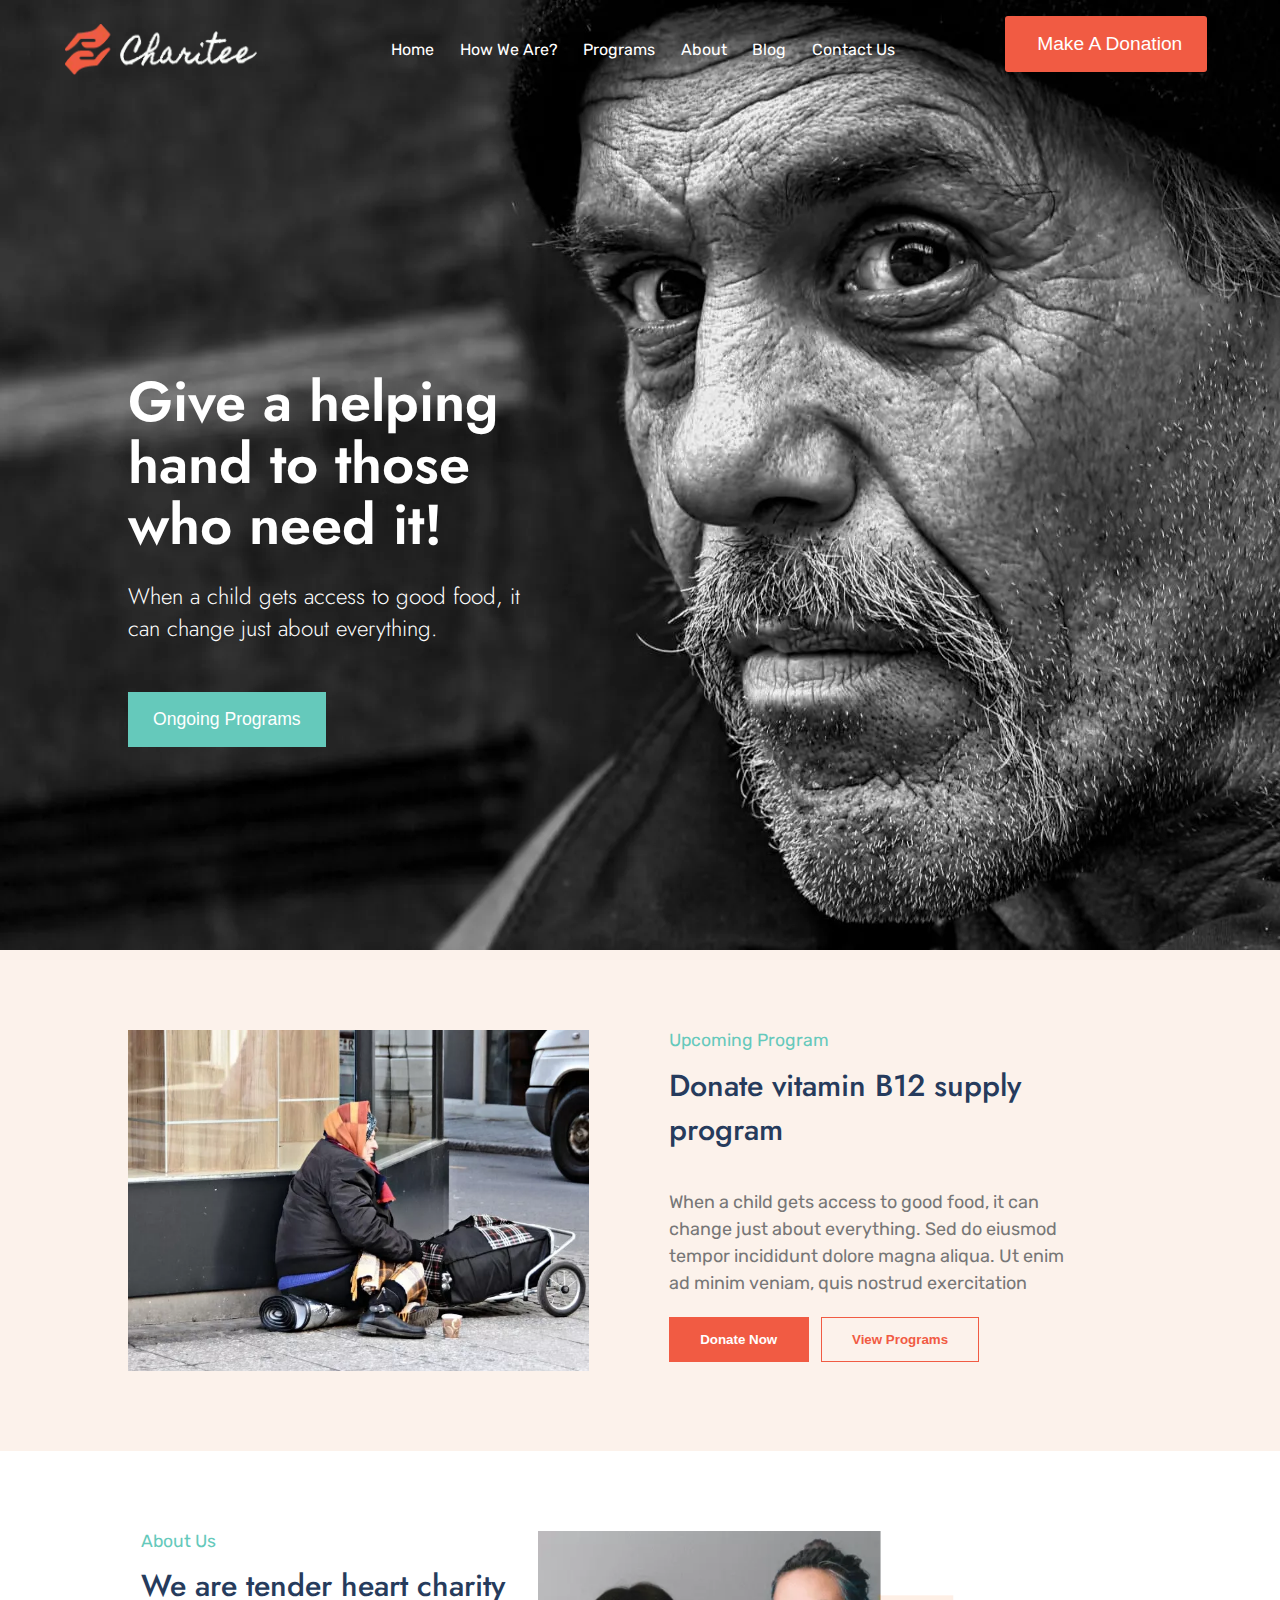
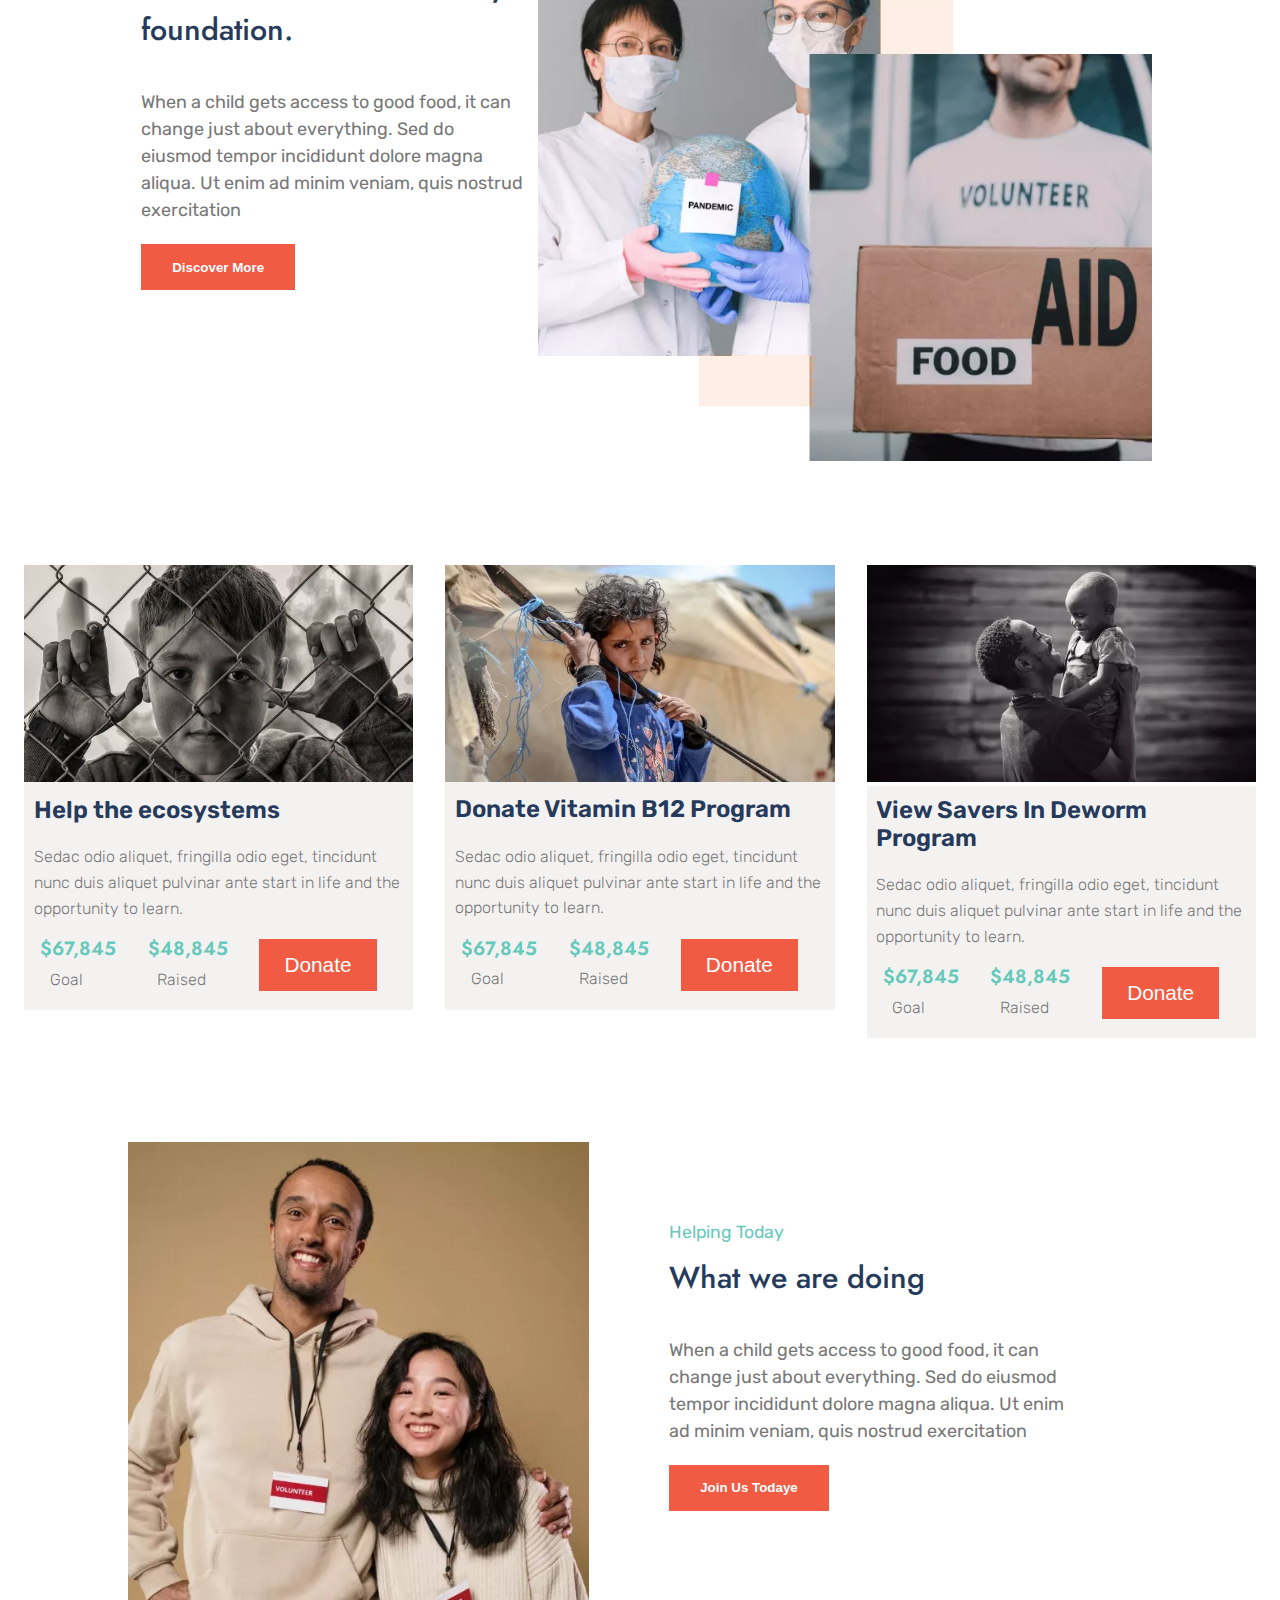
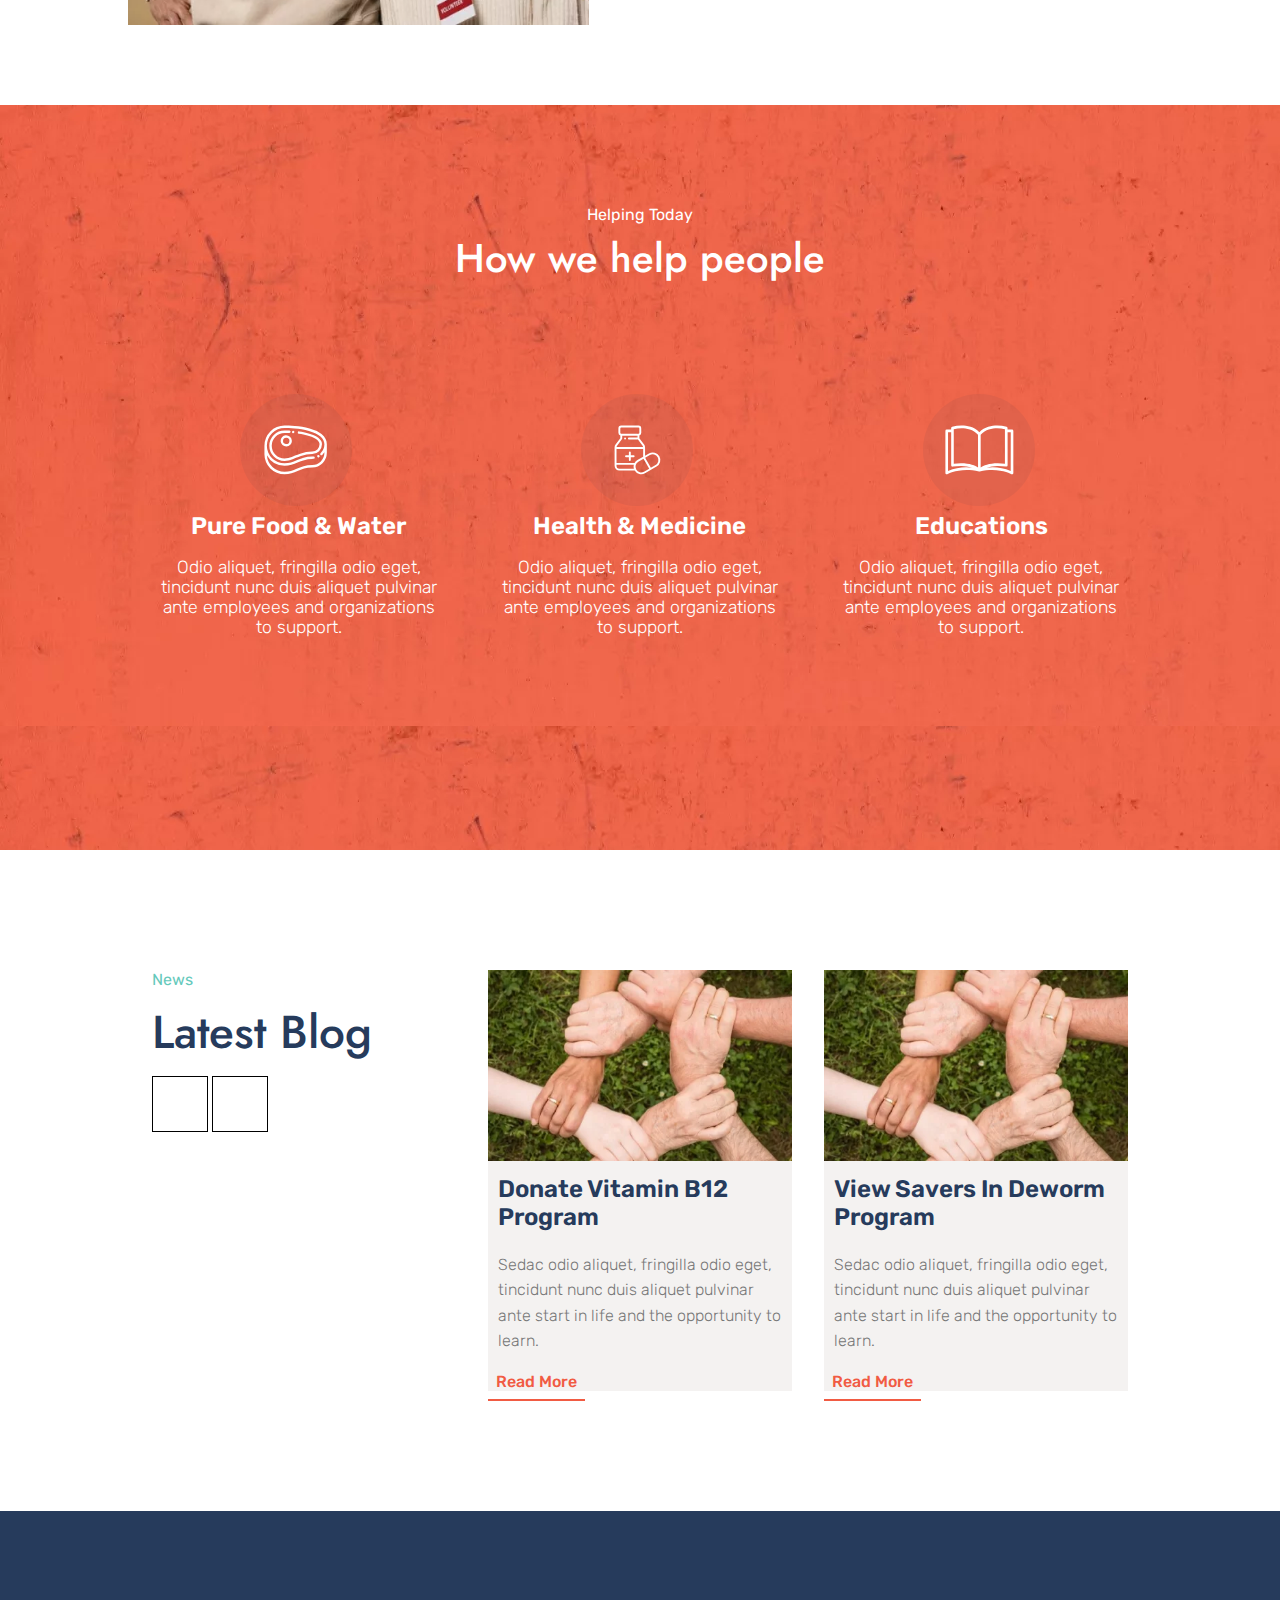
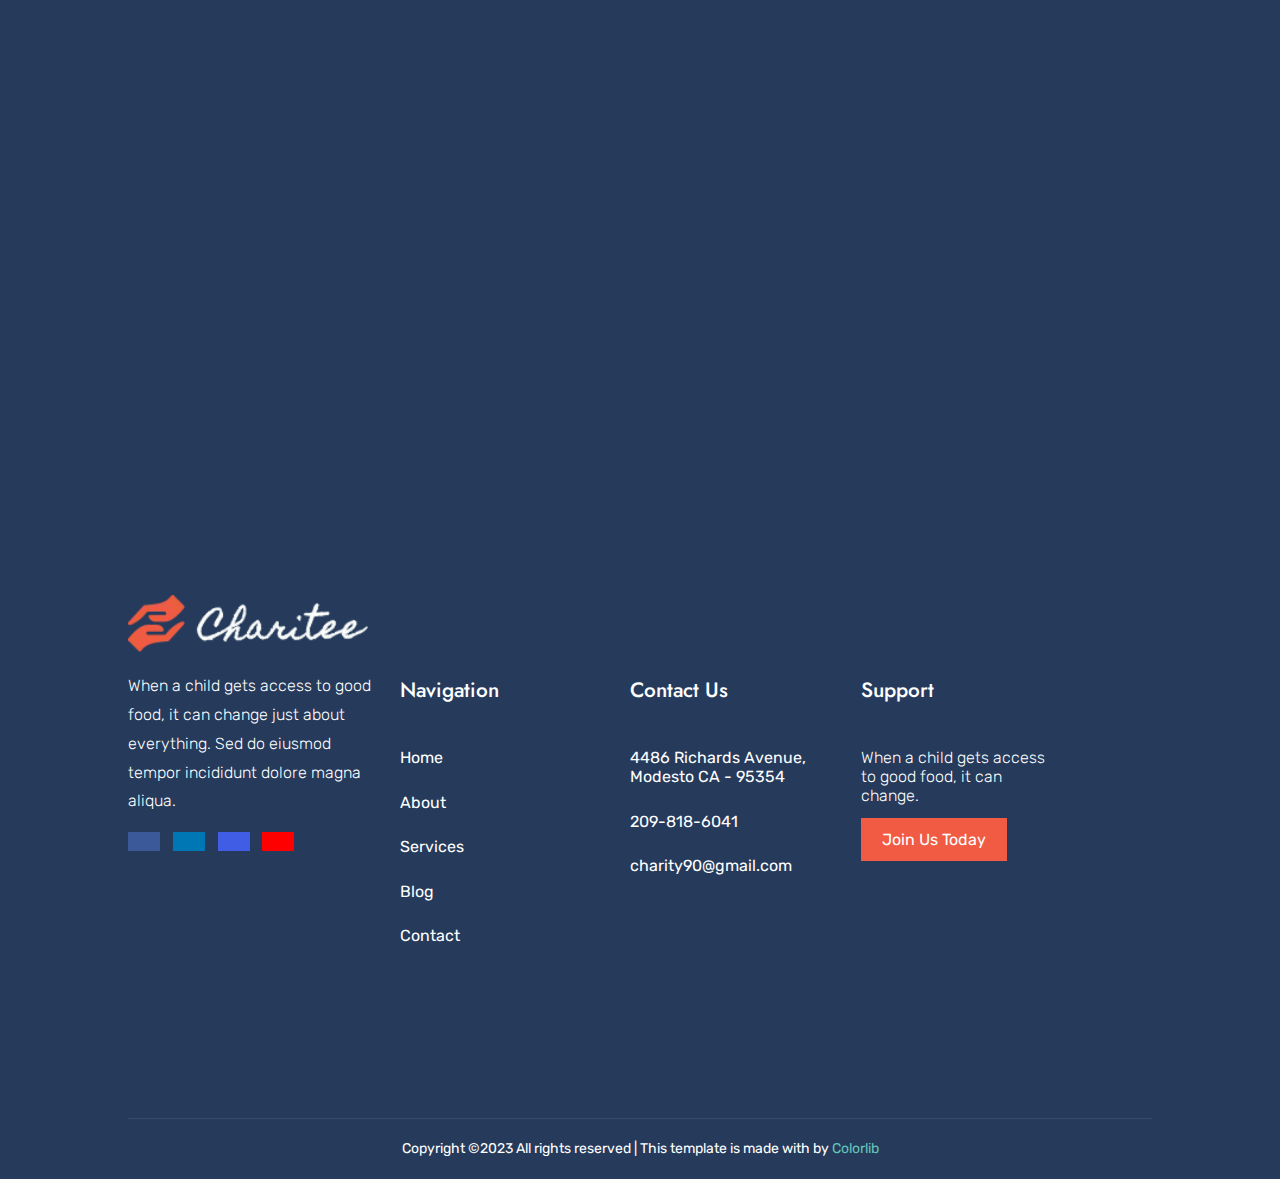
<file: index.html>
<!DOCTYPE html>
<html lang="en">
  <head>
    <meta charset="UTF-8" />
    <meta name="viewport" content="width=device-width, initial-scale=1.0" />
    <title>Document</title>
    <link rel="stylesheet" href="./css/style.css" />
    <link
      rel="stylesheet"
      href="https://cdnjs.cloudflare.com/ajax/libs/font-awesome/6.4.2/css/all.min.css"
      integrity="sha512-z3gLpd7yknf1YoNbCzqRKc4qyor8gaKU1qmn+CShxbuBusANI9QpRohGBreCFkKxLhei6S9CQXFEbbKuqLg0DA=="
      crossorigin="anonymous"
      referrerpolicy="no-referrer"
    />
    <link rel="preconnect" href="https://fonts.googleapis.com" />
    <link rel="preconnect" href="https://fonts.gstatic.com" crossorigin />
    <link
      href="https://fonts.googleapis.com/css2?family=Rubik:wght@300;400;500&display=swap"
      rel="stylesheet"
    />
    <link rel="preconnect" href="https://fonts.googleapis.com" />
    <link rel="preconnect" href="https://fonts.gstatic.com" crossorigin />
    <link rel="preconnect" href="https://fonts.googleapis.com" />
    <link rel="preconnect" href="https://fonts.gstatic.com" crossorigin />
    <link
      href="https://fonts.googleapis.com/css2?family=Jost:wght@400;500;600;700&display=swap"
      rel="stylesheet"
    />
  </head>
  <body>
    <section class="landing">
      <nav class="nav-bar">
        <div class="img">
          <a href="#"><img src="./img/logo.png" alt="" /></a>
        </div>
        <div class="nav-item">
          <ul>
            <li><a href="./index.html">Home</a></li>
            <li><a href="./How We Are.html">How We Are?</a></li>
            <li><a href="./Programs.html">Programs</a></li>
            <li><a href="./About.html">About</a></li>
            <li><a href="./Blog.html">Blog</a></li>
            <li><a href="./Contact Us.html">Contact Us</a></li>
          </ul>
        </div>
        <div class="nav-btn">
          <button>
            <span><i class="fa-solid fa-heart" style="color: #ffffff"></i></span
            >Make A Donation
          </button>
        </div>
      </nav>
      <div class="contaner">
        <div class="non-bar">
          <button>
            MENU
            <span><i class="fa-solid fa-bars" style="color: #ffffff"></i></span>
          </button>
        </div>
      </div>
      <div class="row text-row">
        <div class="contaner">
          <div class="col">
            <h1>Give a helping hand to those who need it!</h1>
            <p>
              When a child gets access to good food, it can change just about
              everything.
            </p>
            <button><a href="#programs">Ongoing Programs</a></button>
          </div>
        </div>
      </div>
    </section>
    <!--  -->
    <section class="up">
      <div class="contaner">
        <div class="row">
          <div class="col-one">
            <img src="./img/main/one.png" alt="" />
          </div>
          <div class="col-text">
            <span>Upcoming Program</span>
            <h2>Donate vitamin B12 supply program</h2>
            <p>
              When a child gets access to good food, it can change just about
              everything. Sed do eiusmod tempor incididunt dolore magna aliqua.
              Ut enim ad minim veniam, quis nostrud exercitation
            </p>
            <button class="btn-one"><a href="#">Donate Now</a></button>
            <button class="btn-two"><a href="#">View Programs</a></button>
          </div>
        </div>
      </div>
    </section>
    <!--  -->
    <section class="about-us">
      <div class="contaner">
        <div class="row">
          <div class="col-text">
            <span>About Us</span>
            <h2>We are tender heart charity foundation.</h2>
            <p>
              When a child gets access to good food, it can change just about
              everything. Sed do eiusmod tempor incididunt dolore magna aliqua.
              Ut enim ad minim veniam, quis nostrud exercitation
            </p>
            <button class="btn-one"><a href="#">Discover More</a></button>
          </div>
          <div class="col-one">
            <img src="./img/main/two.png" alt="" />
          </div>
        </div>
      </div>
    </section>
    <!--  -->
    <section class="sli">
      <div class="row">
        <div class="col">
          <div class="card">
            <div class="text">
              <img src="./img/main/ul/one.png" alt="" />
              <h3>
                <a href="#">Help the ecosystems</a>
              </h3>
              <p>
                Sedac odio aliquet, fringilla odio eget, tincidunt nunc duis
                aliquet pulvinar ante start in life and the opportunity to
                learn.
              </p>
              <div class="price">
                <div class="s-t">
                  <span>$67,845</span>
                  <p>Goal</p>
                </div>
                <div class="s-t">
                  <span>$48,845</span>
                  <p>Raised</p>
                </div>
                <div class="s-b">
                  <button><a href="#">Donate</a></button>
                </div>
              </div>
            </div>
          </div>
        </div>
        <div class="col">
          <div class="card">
            <div class="text">
              <img src="./img/main/ul/two.png" alt="" />
              <h3>
                <a href="#">Donate Vitamin B12 Program</a>
              </h3>
              <p>
                Sedac odio aliquet, fringilla odio eget, tincidunt nunc duis
                aliquet pulvinar ante start in life and the opportunity to
                learn.
              </p>
              <div class="price">
                <div class="s-t">
                  <span>$67,845</span>
                  <p>Goal</p>
                </div>
                <div class="s-t">
                  <span>$48,845</span>
                  <p>Raised</p>
                </div>
                <div class="s-b">
                  <button><a href="#">Donate</a></button>
                </div>
              </div>
            </div>
          </div>
        </div>
        <div class="col">
          <div class="card">
            <img src="./img/main/ul/three.png" alt="" />
            <div class="text">
              <h3>
                <a href="#">View Savers In Deworm Program</a>
              </h3>
              <p>
                Sedac odio aliquet, fringilla odio eget, tincidunt nunc duis
                aliquet pulvinar ante start in life and the opportunity to
                learn.
              </p>
              <div class="price">
                <div class="s-t">
                  <span>$67,845</span>
                  <p>Goal</p>
                </div>
                <div class="s-t">
                  <span>$48,845</span>
                  <p>Raised</p>
                </div>
                <div class="s-b">
                  <button><a href="#">Donate</a></button>
                </div>
              </div>
            </div>
          </div>
        </div>
      </div>
    </section>
    <!--  -->
    <section class="three">
      <div class="contaner">
        <div class="row">
          <div class="col-one">
            <img src="./img/main/three.png" alt="" />
          </div>
          <div class="col-text">
            <span>Helping Today </span>
            <h2>What we are doing</h2>
            <p>
              When a child gets access to good food, it can change just about
              everything. Sed do eiusmod tempor incididunt dolore magna aliqua.
              Ut enim ad minim veniam, quis nostrud exercitation
            </p>
            <button class="btn-one"><a href="#">Join Us Todaye</a></button>
          </div>
        </div>
      </div>
    </section>
    <!--  -->
    <section class="today">
      <div class="contaner">
        <div class="to-main">
          <div class="to-text">
            <h5>Helping Today</h5>
            <h2>How we help people</h2>
          </div>
          <div class="row">
            <div class="col">
              <div class="svg">
                <img src="./img/svg/svgexport-1.svg" alt="" />
              </div>
              <div class="s-text">
                <h5><a href="#">Pure Food & Water</a></h5>
                <p>
                  Odio aliquet, fringilla odio eget, tincidunt nunc duis aliquet
                  pulvinar ante employees and organizations to support.
                </p>
              </div>
            </div>
            <div class="col">
              <div class="svg">
                <img src="./img/svg/svgexport-2.svg" alt="" />
              </div>
              <div class="s-text">
                <h5><a href="#">Health & Medicine</a></h5>
                <p>
                  Odio aliquet, fringilla odio eget, tincidunt nunc duis aliquet
                  pulvinar ante employees and organizations to support.
                </p>
              </div>
            </div>
            <div class="col">
              <div class="svg">
                <img src="./img/svg/svgexport-3.svg" alt="" />
              </div>
              <div class="s-text">
                <h5><a href="#">Educations</a></h5>
                <p>
                  Odio aliquet, fringilla odio eget, tincidunt nunc duis aliquet
                  pulvinar ante employees and organizations to support.
                </p>
              </div>
            </div>
          </div>
        </div>
      </div>
    </section>
    <!--  -->
    <section class="sli pic-slider">
      <div class="contaner">
        <div class="row">
          <div class="col click">
            <div class="card">
              <div class="text-one">
                <span>News</span>
                <h2>Latest Blog</h2>
                <button class="right">
                  <i class="fa-solid fa-chevron-left"></i>
                </button>
                <button class="left">
                  <i class="fa-solid fa-chevron-right"></i>
                </button>
              </div>
            </div>
          </div>
          <div class="col ll">
            <div class="card">
              <div class="text">
                <img src="./img/main/slider.png" alt="" />
                <h3>
                  <a href="#">Donate Vitamin B12 Program</a>
                </h3>
                <p>
                  Sedac odio aliquet, fringilla odio eget, tincidunt nunc duis
                  aliquet pulvinar ante start in life and the opportunity to
                  learn.
                </p>
                <a class="a" href="#">Read More</a>
              </div>
            </div>
          </div>
          <div class="col ll">
            <div class="card">
              <div class="text">
                <img src="./img/main/slider.png" alt="" />
                <h3>
                  <a href="#">View Savers In Deworm Program</a>
                </h3>
                <p>
                  Sedac odio aliquet, fringilla odio eget, tincidunt nunc duis
                  aliquet pulvinar ante start in life and the opportunity to
                  learn.
                </p>
                <a class="a" href="#">Read More</a>
              </div>
            </div>
          </div>
        </div>
      </div>
    </section>
    <!--  -->
    <footer>
      <iframe
        src="https://www.google.com/maps/embed?pb=!1m14!1m8!1m3!1d7220.6108808641875!2d55.275392!3d25.19292!3m2!1i1024!2i768!4f13.1!3m3!1m2!1s0x3e5f43348a67e24b%3A0xff45e502e1ceb7e2!2sBurj%20Khalifa!5e0!3m2!1sen!2sbd!4v1695070526004!5m2!1sen!2sbd"
        width="100%"
        height="600"
        style="border: 0"
        allowfullscreen=""
        loading="lazy"
        referrerpolicy="no-referrer-when-downgrade"
      ></iframe>
      <div class="contaner">
        <div class="row">
          <div class="col c-f">
            <div class="card">
              <div class="img">
                <a href="./index.html"><img src="./img/logo.png" alt="" /></a>
              </div>
              <p>
                When a child gets access to good food, it can change just about
                everything. Sed do eiusmod tempor incididunt dolore magna
                aliqua.
              </p>
              <ul class="ul">
                <li class="fa">
                  <a href="#">
                    <i class="fa-brands fa-facebook" style="color: #ffffff"></i>
                  </a>
                </li>
                <li class="li">
                  <a href="#"
                    ><i
                      class="fa-brands fa-linkedin-in"
                      style="color: #ffffff"
                    ></i
                  ></a>
                </li>
                <li class="in">
                  <a href="#">
                    <i
                      class="fa-brands fa-instagram"
                      style="color: #ffffff"
                    ></i>
                  </a>
                </li>
                <li class="yo">
                  <a href="#">
                    <i class="fa-brands fa-youtube" style="color: #ffffff"></i>
                  </a>
                </li>
              </ul>
            </div>
          </div>
          <div class="row">
            <div class="col col-s">
              <div class="col-2">
                <h4>Navigation</h4>
                <ul>
                  <li><a href="#">Home</a></li>
                  <li><a href="#">About</a></li>
                  <li><a href="#">Services</a></li>
                  <li><a href="#">Blog</a></li>
                  <li><a href="#">Contact</a></li>
                </ul>
              </div>
            </div>
            <div class="col col-ss">
              <div class="col-2">
                <h4>Contact Us</h4>
                <ul>
                  <li>
                    <a href="#">4486 Richards Avenue, Modesto CA - 95354</a>
                  </li>
                  <li><a href="#">209-818-6041</a></li>
                  <li><a href="#">charity90@gmail.com</a></li>
                </ul>
              </div>
            </div>
            <div class="col c-e">
              <div class="col-2">
                <h4>Support</h4>
                <ul>
                  <li class="def">
                    When a child gets access to good food, it can change.
                  </li>
                  <li class="a"><a href="#">Join Us Today</a></li>
                </ul>
              </div>
            </div>
          </div>
        </div>
        <div class="fo-text">
          <p class="f-p">
            Copyright ©2023 All rights reserved | This template is made with
            <i class="fa-solid fa-heart" style="color: #63c6b8"></i> by
            <a href="#">Colorlib</a>
          </p>
        </div>
      </div>
    </footer>
  </body>
</html>
</file>
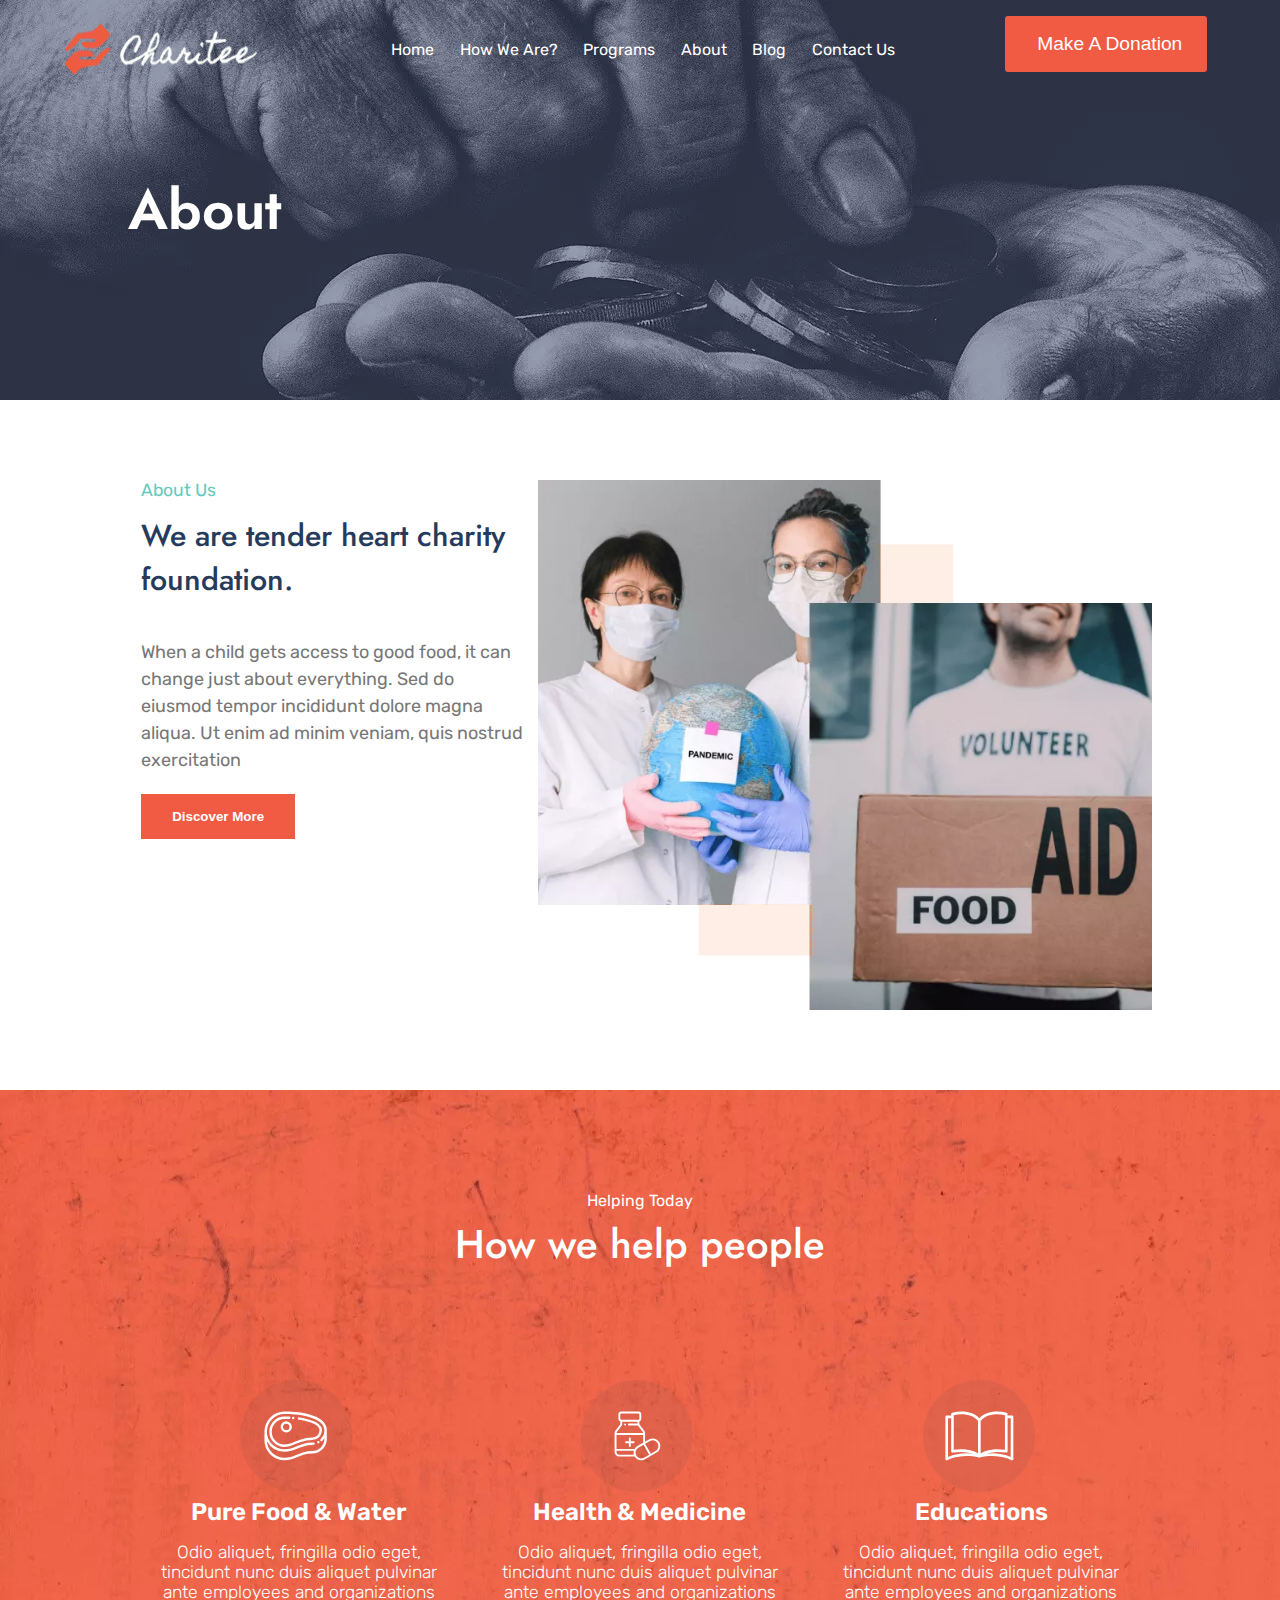
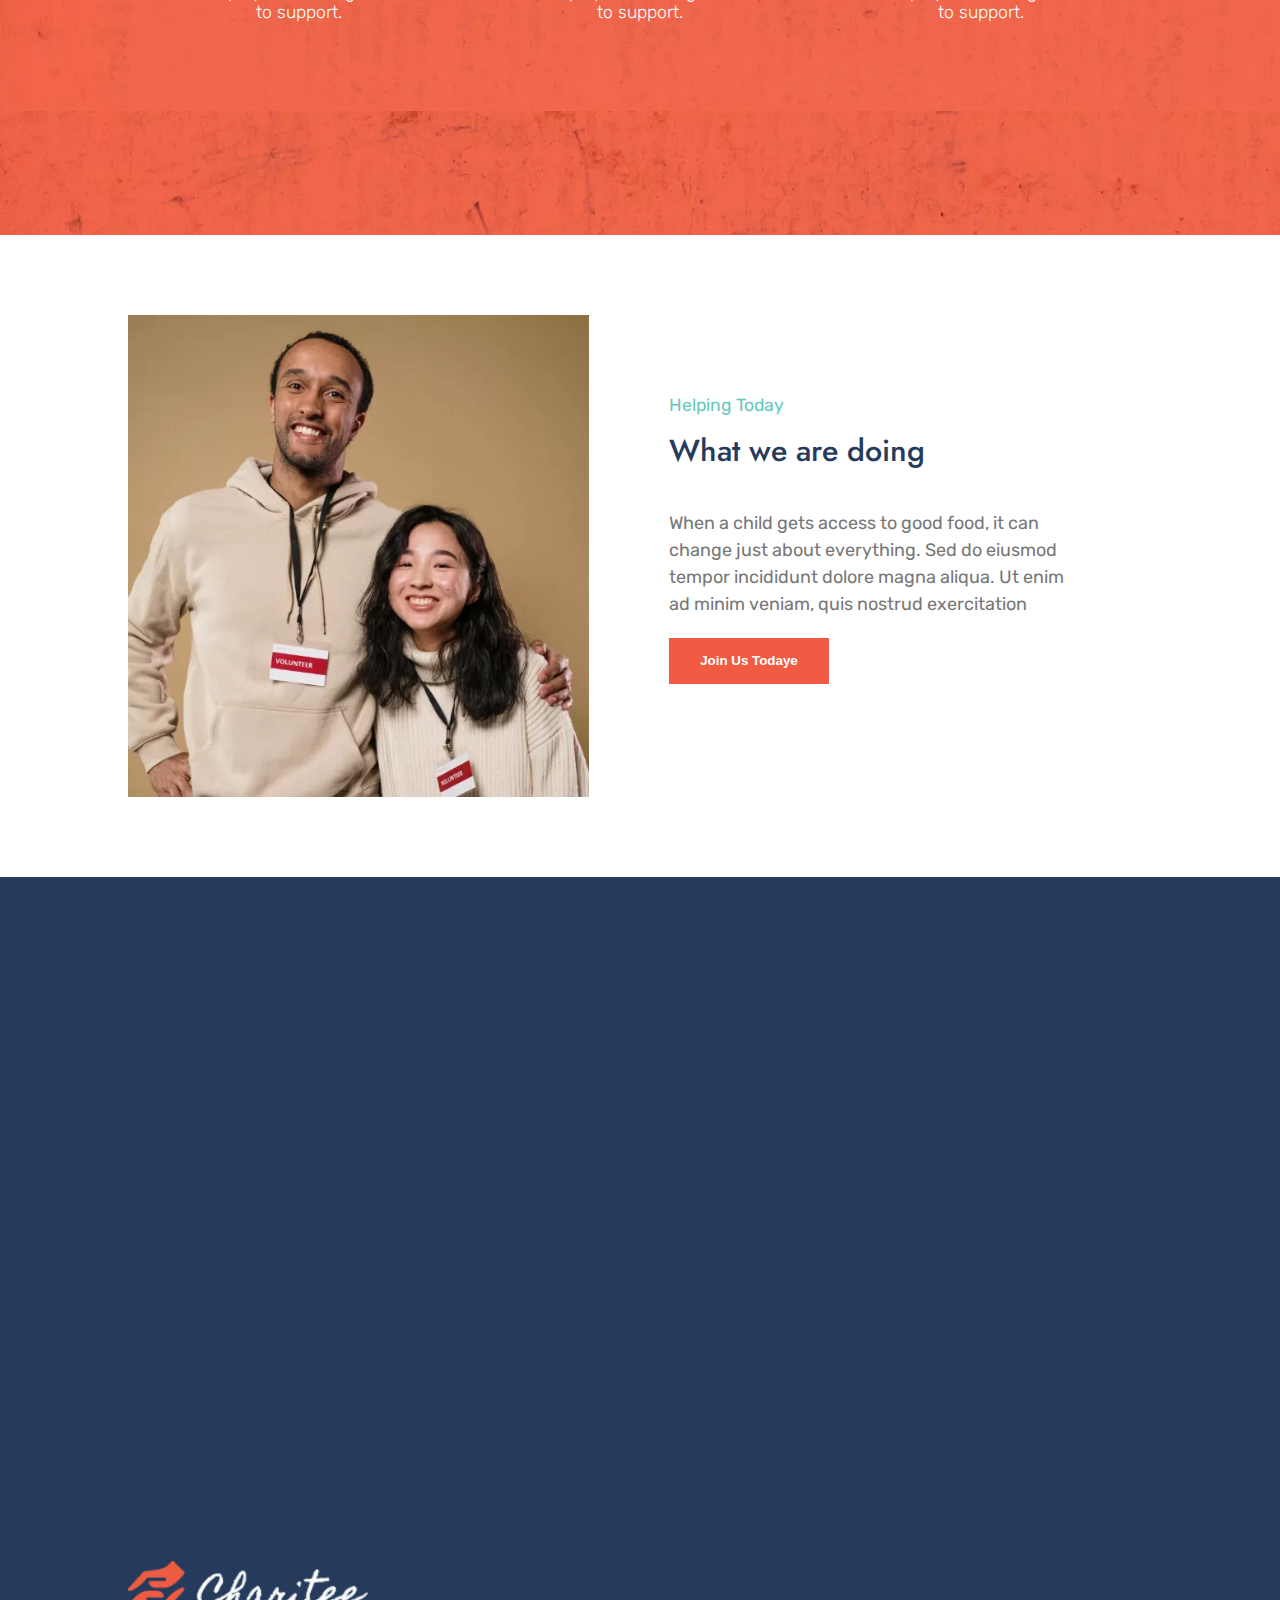
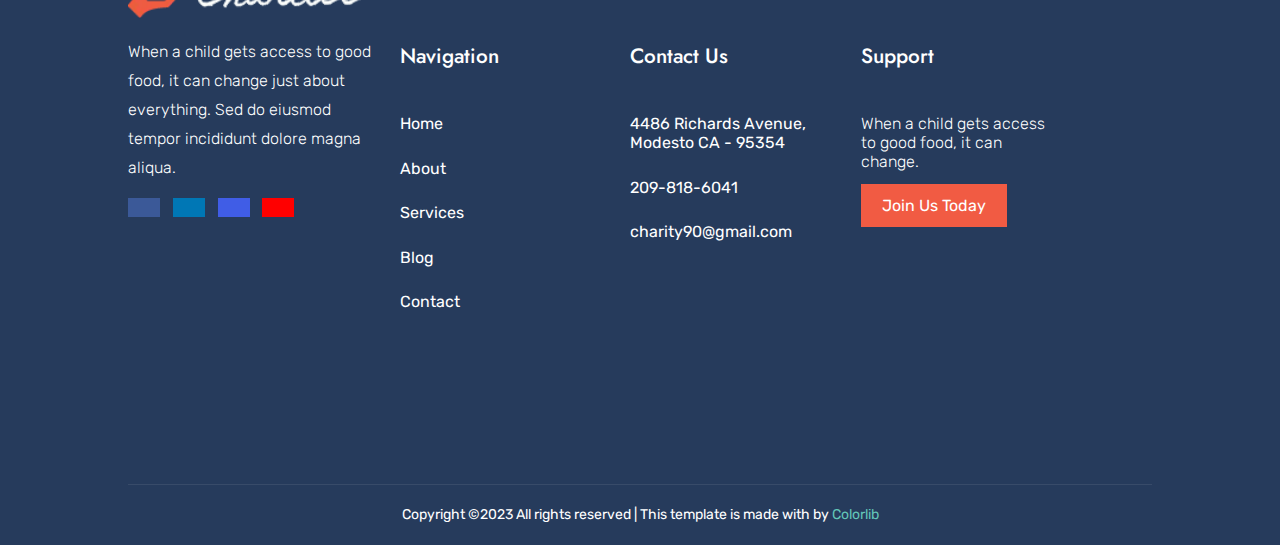
<file: About.html>
<!DOCTYPE html>
<html lang="en">
  <head>
    <meta charset="UTF-8" />
    <meta name="viewport" content="width=device-width, initial-scale=1.0" />
    <title>Document</title>
    <link rel="stylesheet" href="./css/style.css" />
    <link
      rel="stylesheet"
      href="https://cdnjs.cloudflare.com/ajax/libs/font-awesome/6.4.2/css/all.min.css"
      integrity="sha512-z3gLpd7yknf1YoNbCzqRKc4qyor8gaKU1qmn+CShxbuBusANI9QpRohGBreCFkKxLhei6S9CQXFEbbKuqLg0DA=="
      crossorigin="anonymous"
      referrerpolicy="no-referrer"
    />
    <link rel="preconnect" href="https://fonts.googleapis.com" />
    <link rel="preconnect" href="https://fonts.gstatic.com" crossorigin />
    <link
      href="https://fonts.googleapis.com/css2?family=Rubik:wght@300;400;500&display=swap"
      rel="stylesheet"
    />
    <link rel="preconnect" href="https://fonts.googleapis.com" />
    <link rel="preconnect" href="https://fonts.gstatic.com" crossorigin />
    <link rel="preconnect" href="https://fonts.googleapis.com" />
    <link rel="preconnect" href="https://fonts.gstatic.com" crossorigin />
    <link
      href="https://fonts.googleapis.com/css2?family=Jost:wght@400;500;600;700&display=swap"
      rel="stylesheet"
    />
  </head>
  <body>
    <section class="landing how">
      <nav class="nav-bar">
        <div class="img">
          <a href="#"><img src="./img/logo.png" alt="" /></a>
        </div>
        <div class="nav-item">
          <ul>
            <li><a href="./index.html">Home</a></li>
            <li><a href="./How We Are.html">How We Are?</a></li>
            <li><a href="./Programs.html">Programs</a></li>
            <li><a href="./About.html">About</a></li>
            <li><a href="./Blog.html">Blog</a></li>
            <li><a href="./Contact Us.html">Contact Us</a></li>
          </ul>
        </div>
        <div class="nav-btn">
          <button>
            <span><i class="fa-solid fa-heart" style="color: #ffffff"></i></span
            >Make A Donation
          </button>
        </div>
      </nav>
      <div class="contaner">
        <div class="non-bar">
          <button>
            MENU
            <span><i class="fa-solid fa-bars" style="color: #ffffff"></i></span>
          </button>
        </div>
      </div>
      <div class="row text-row">
        <div class="contaner">
          <div class="col">
            <h1>About</h1>
          </div>
        </div>
      </div>
    </section>
    <!--  -->
    <section class="about-us">
      <div class="contaner">
        <div class="row">
          <div class="col-text">
            <span>About Us</span>
            <h2>We are tender heart charity foundation.</h2>
            <p>
              When a child gets access to good food, it can change just about
              everything. Sed do eiusmod tempor incididunt dolore magna aliqua.
              Ut enim ad minim veniam, quis nostrud exercitation
            </p>
            <button class="btn-one"><a href="#">Discover More</a></button>
          </div>
          <div class="col-one">
            <img src="./img/main/two.png" alt="" />
          </div>
        </div>
      </div>
    </section>
    <!--  -->
    <section class="today">
      <div class="contaner">
        <div class="to-main">
          <div class="to-text">
            <h5>Helping Today</h5>
            <h2>How we help people</h2>
          </div>
          <div class="row">
            <div class="col">
              <div class="svg">
                <img src="./img/svg/svgexport-1.svg" alt="" />
              </div>
              <div class="s-text">
                <h5><a href="#">Pure Food & Water</a></h5>
                <p>
                  Odio aliquet, fringilla odio eget, tincidunt nunc duis aliquet
                  pulvinar ante employees and organizations to support.
                </p>
              </div>
            </div>
            <div class="col">
              <div class="svg">
                <img src="./img/svg/svgexport-2.svg" alt="" />
              </div>
              <div class="s-text">
                <h5><a href="#">Health & Medicine</a></h5>
                <p>
                  Odio aliquet, fringilla odio eget, tincidunt nunc duis aliquet
                  pulvinar ante employees and organizations to support.
                </p>
              </div>
            </div>
            <div class="col">
              <div class="svg">
                <img src="./img/svg/svgexport-3.svg" alt="" />
              </div>
              <div class="s-text">
                <h5><a href="#">Educations</a></h5>
                <p>
                  Odio aliquet, fringilla odio eget, tincidunt nunc duis aliquet
                  pulvinar ante employees and organizations to support.
                </p>
              </div>
            </div>
          </div>
        </div>
      </div>
    </section>
    <!--  -->
    <section class="three">
      <div class="contaner">
        <div class="row">
          <div class="col-one">
            <img src="./img/main/three.png" alt="" />
          </div>
          <div class="col-text">
            <span>Helping Today </span>
            <h2>What we are doing</h2>
            <p>
              When a child gets access to good food, it can change just about
              everything. Sed do eiusmod tempor incididunt dolore magna aliqua.
              Ut enim ad minim veniam, quis nostrud exercitation
            </p>
            <button class="btn-one"><a href="#">Join Us Todaye</a></button>
          </div>
        </div>
      </div>
    </section>
    <!--  -->
    <footer>
      <iframe
        src="https://www.google.com/maps/embed?pb=!1m14!1m8!1m3!1d7220.6108808641875!2d55.275392!3d25.19292!3m2!1i1024!2i768!4f13.1!3m3!1m2!1s0x3e5f43348a67e24b%3A0xff45e502e1ceb7e2!2sBurj%20Khalifa!5e0!3m2!1sen!2sbd!4v1695070526004!5m2!1sen!2sbd"
        width="100%"
        height="600"
        style="border: 0"
        allowfullscreen=""
        loading="lazy"
        referrerpolicy="no-referrer-when-downgrade"
      ></iframe>
      <div class="contaner">
        <div class="row">
          <div class="col c-f">
            <div class="card">
              <div class="img">
                <a href="./index.html"><img src="./img/logo.png" alt="" /></a>
              </div>
              <p>
                When a child gets access to good food, it can change just about
                everything. Sed do eiusmod tempor incididunt dolore magna
                aliqua.
              </p>
              <ul class="ul">
                <li class="fa">
                  <a href="#">
                    <i class="fa-brands fa-facebook" style="color: #ffffff"></i>
                  </a>
                </li>
                <li class="li">
                  <a href="#"
                    ><i
                      class="fa-brands fa-linkedin-in"
                      style="color: #ffffff"
                    ></i
                  ></a>
                </li>
                <li class="in">
                  <a href="#">
                    <i
                      class="fa-brands fa-instagram"
                      style="color: #ffffff"
                    ></i>
                  </a>
                </li>
                <li class="yo">
                  <a href="#">
                    <i class="fa-brands fa-youtube" style="color: #ffffff"></i>
                  </a>
                </li>
              </ul>
            </div>
          </div>
          <div class="row">
            <div class="col col-s">
              <div class="col-2">
                <h4>Navigation</h4>
                <ul>
                  <li><a href="#">Home</a></li>
                  <li><a href="#">About</a></li>
                  <li><a href="#">Services</a></li>
                  <li><a href="#">Blog</a></li>
                  <li><a href="#">Contact</a></li>
                </ul>
              </div>
            </div>
            <div class="col col-ss">
              <div class="col-2">
                <h4>Contact Us</h4>
                <ul>
                  <li>
                    <a href="#">4486 Richards Avenue, Modesto CA - 95354</a>
                  </li>
                  <li><a href="#">209-818-6041</a></li>
                  <li><a href="#">charity90@gmail.com</a></li>
                </ul>
              </div>
            </div>
            <div class="col c-e">
              <div class="col-2">
                <h4>Support</h4>
                <ul>
                  <li class="def">
                    When a child gets access to good food, it can change.
                  </li>
                  <li class="a"><a href="#">Join Us Today</a></li>
                </ul>
              </div>
            </div>
          </div>
        </div>
        <div class="fo-text">
          <p class="f-p">
            Copyright ©2023 All rights reserved | This template is made with
            <i class="fa-solid fa-heart" style="color: #63c6b8"></i> by
            <a href="#">Colorlib</a>
          </p>
        </div>
      </div>
    </footer>
  </body>
</html>
</file>
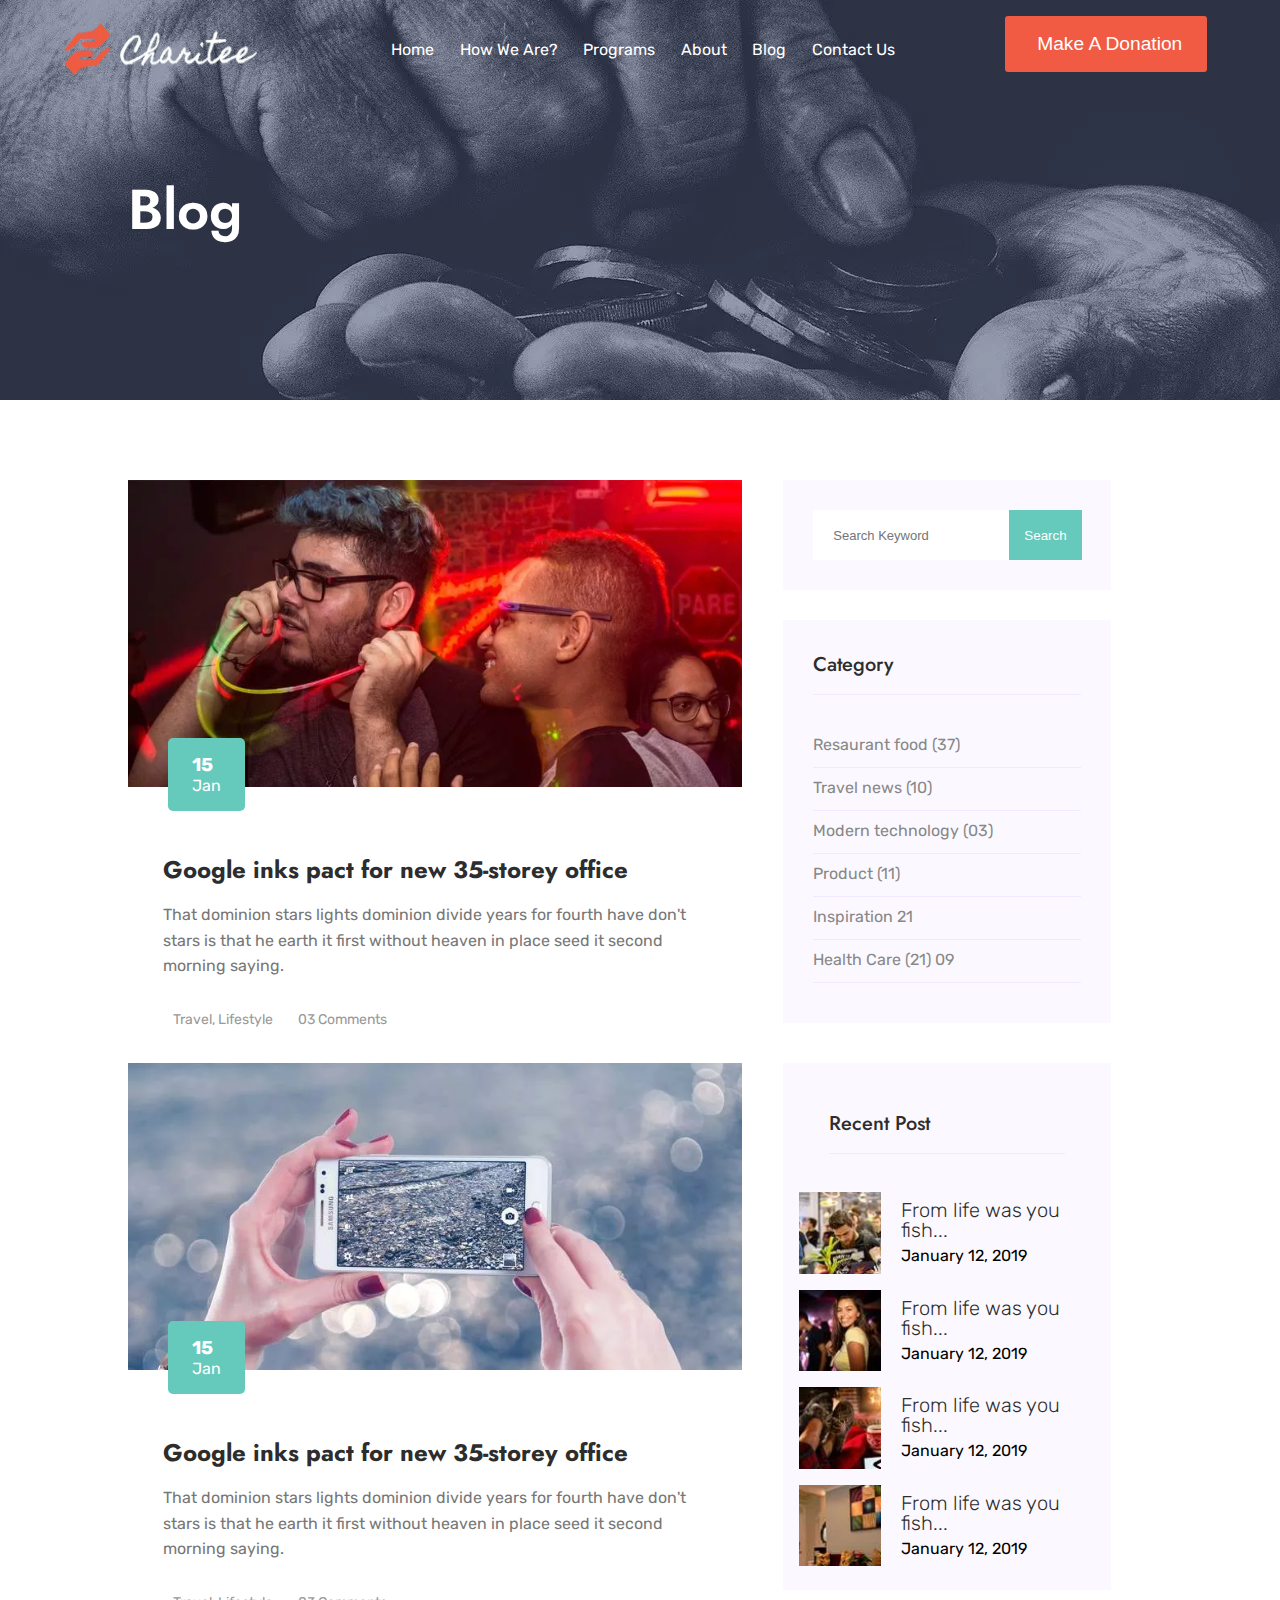
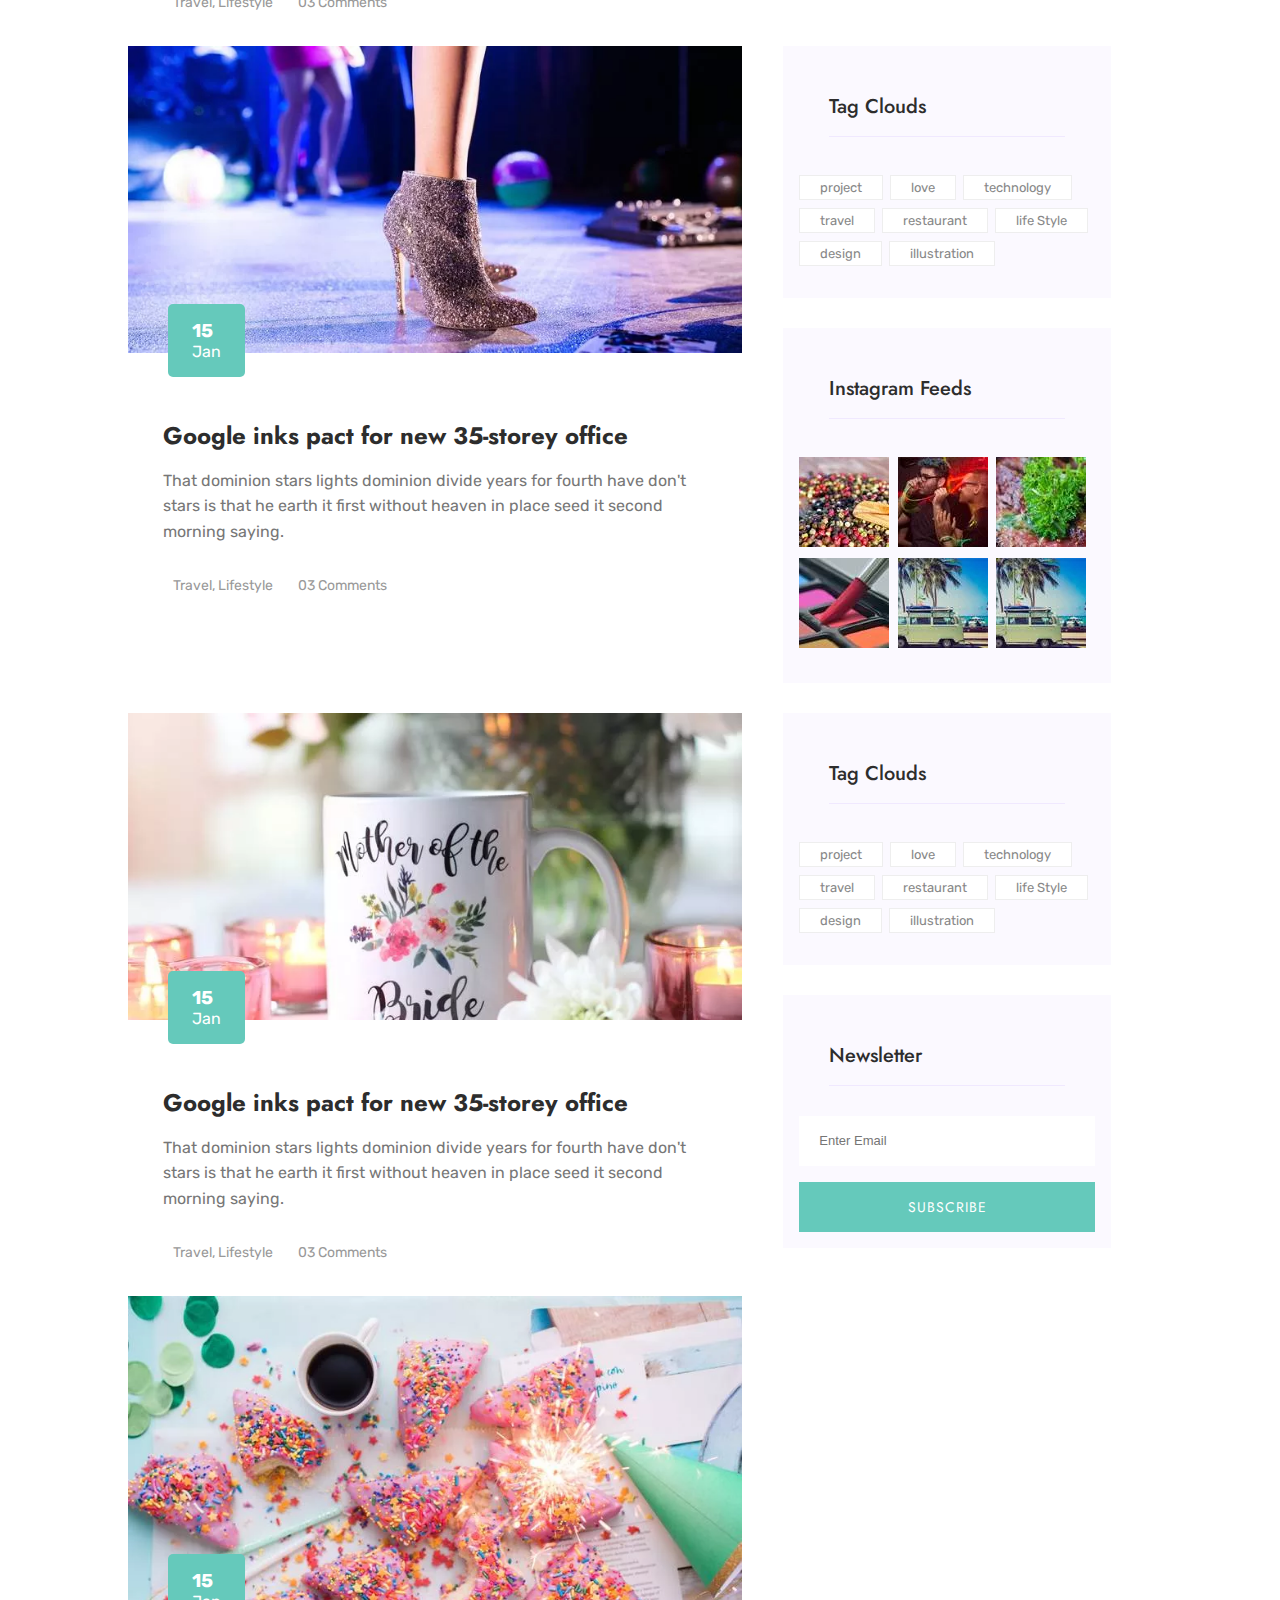
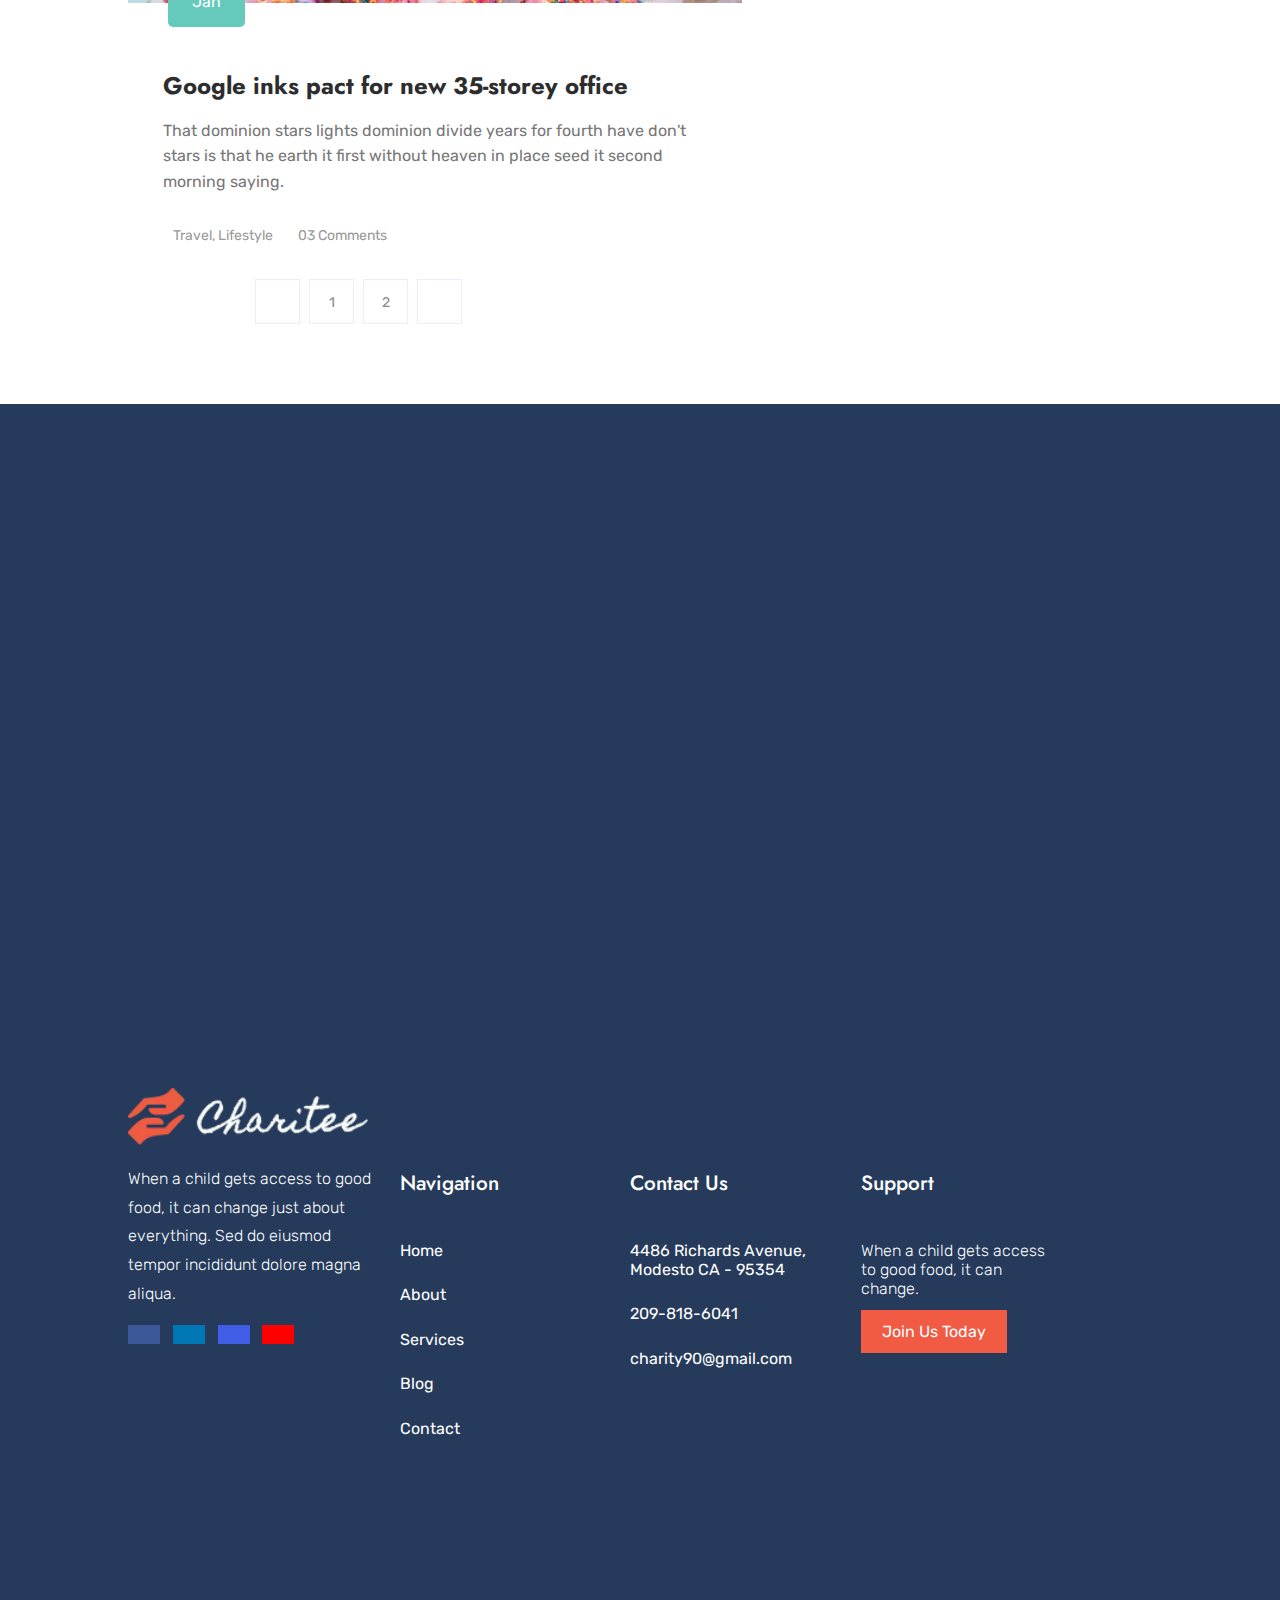
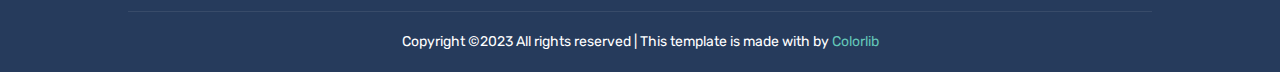
<file: Blog.html>
<!DOCTYPE html>
<html lang="en">
  <head>
    <meta charset="UTF-8" />
    <meta name="viewport" content="width=device-width, initial-scale=1.0" />
    <title>Document</title>
    <link rel="stylesheet" href="./css/style.css" />
    <link
      rel="stylesheet"
      href="https://cdnjs.cloudflare.com/ajax/libs/font-awesome/6.4.2/css/all.min.css"
      integrity="sha512-z3gLpd7yknf1YoNbCzqRKc4qyor8gaKU1qmn+CShxbuBusANI9QpRohGBreCFkKxLhei6S9CQXFEbbKuqLg0DA=="
      crossorigin="anonymous"
      referrerpolicy="no-referrer"
    />
    <link rel="preconnect" href="https://fonts.googleapis.com" />
    <link rel="preconnect" href="https://fonts.gstatic.com" crossorigin />
    <link
      href="https://fonts.googleapis.com/css2?family=Rubik:wght@300;400;500&display=swap"
      rel="stylesheet"
    />
    <link rel="preconnect" href="https://fonts.googleapis.com" />
    <link rel="preconnect" href="https://fonts.gstatic.com" crossorigin />
    <link rel="preconnect" href="https://fonts.googleapis.com" />
    <link rel="preconnect" href="https://fonts.gstatic.com" crossorigin />
    <link
      href="https://fonts.googleapis.com/css2?family=Jost:wght@400;500;600;700&display=swap"
      rel="stylesheet"
    />
  </head>

  <body>
    <section class="landing how">
      <nav class="nav-bar">
        <div class="img">
          <a href="#"><img src="./img/logo.png" alt="" /></a>
        </div>
        <div class="nav-item">
          <ul>
            <li><a href="./index.html">Home</a></li>
            <li><a href="./How We Are.html">How We Are?</a></li>
            <li><a href="./Programs.html">Programs</a></li>
            <li><a href="./About.html">About</a></li>
            <li><a href="./Blog.html">Blog</a></li>
            <li><a href="./Contact Us.html">Contact Us</a></li>
          </ul>
        </div>
        <div class="nav-btn">
          <button>
            <span><i class="fa-solid fa-heart" style="color: #ffffff"></i></span
            >Make A Donation
          </button>
        </div>
      </nav>
      <div class="contaner">
        <div class="non-bar">
          <button>
            MENU
            <span><i class="fa-solid fa-bars" style="color: #ffffff"></i></span>
          </button>
        </div>
      </div>
      <div class="row text-row">
        <div class="contaner">
          <div class="col">
            <h1>Blog</h1>
          </div>
        </div>
      </div>
    </section>
    <!--  -->
    <section class="plog">
      <div class="contaner">
        <div class="row">
          <div class="col-left">
            <div class="plog-item">
              <img src="./img/Blog/one.png" alt="" />
              <a class="plog-data" href="#">
                <h3>15</h3>
                <p>Jan</p>
              </a>
            </div>
            <div class="plog-des">
              <a href="./index.html">
                <h2>Google inks pact for new 35-storey office</h2>
              </a>
              <p>
                That dominion stars lights dominion divide years for fourth have
                don't stars is that he earth it first without heaven in place
                seed it second morning saying.
              </p>
              <ul>
                <li class="be">
                  <a href="#"
                    ><i class="fa-solid fa-user"></i> Travel, Lifestyle</a
                  >
                </li>
                <li>
                  <a href="#"
                    ><i class="fa-solid fa-comments"></i>03 Comments</a
                  >
                </li>
              </ul>
            </div>
          </div>
          <aside class="col-right">
            <div class="contaner">
              <div class="search">
                <input type="text" placeholder="Search Keyword" />
                <div class="c-btn">
                  <button type="button">Search</button>
                </div>
              </div>
              <div class="a-two">
                <h4>Category</h4>
                <ul>
                  <li><a href="#">Resaurant food (37)</a></li>
                  <li><a href="#">Travel news (10)</a></li>
                  <li><a href="#">Modern technology (03)</a></li>
                  <li><a href="#">Product (11)</a></li>
                  <li><a href="#">Inspiration 21</a></li>
                  <li><a href="#">Health Care (21) 09</a></li>
                </ul>
              </div>
            </div>
          </aside>
          <!--  -->
          <div class="col-left">
            <div class="plog-item">
              <img src="./img/Blog/two.png" alt="" />
              <a class="plog-data" href="#">
                <h3>15</h3>
                <p>Jan</p>
              </a>
            </div>
            <div class="plog-des">
              <a href="./index.html">
                <h2>Google inks pact for new 35-storey office</h2>
              </a>
              <p>
                That dominion stars lights dominion divide years for fourth have
                don't stars is that he earth it first without heaven in place
                seed it second morning saying.
              </p>
              <ul>
                <li class="be">
                  <a href="#"
                    ><i class="fa-solid fa-user"></i> Travel, Lifestyle</a
                  >
                </li>
                <li>
                  <a href="#"
                    ><i class="fa-solid fa-comments"></i>03 Comments</a
                  >
                </li>
              </ul>
            </div>
          </div>
          <aside class="col-right">
            <div class="a-three">
              <div class="contaner">
                <div class="total">
                  <h4>Recent Post</h4>
                  <div class="col-1">
                    <img src="./img/aside/one.png" alt="" />
                    <div class="img-text">
                      <a href="#"><h3>From life was you fish...</h3></a>
                      <p>January 12, 2019</p>
                    </div>
                  </div>
                  <div class="col-1">
                    <img src="./img/aside/two.png" alt="" />
                    <div class="img-text">
                      <a href="#"><h3>From life was you fish...</h3></a>
                      <p>January 12, 2019</p>
                    </div>
                  </div>
                  <div class="col-1">
                    <img src="./img/aside/three.png" alt="" />
                    <div class="img-text">
                      <a href="#"><h3>From life was you fish...</h3></a>
                      <p>January 12, 2019</p>
                    </div>
                  </div>
                  <div class="col-1">
                    <img src="./img/aside/four.png" alt="" />
                    <div class="img-text">
                      <a href="#"><h3>From life was you fish...</h3></a>
                      <p>January 12, 2019</p>
                    </div>
                  </div>
                </div>
              </div>
            </div>
          </aside>
          <!--  -->
          <div class="col-left">
            <div class="plog-item">
              <img src="./img/Blog/three.png" alt="" />
              <a class="plog-data" href="#">
                <h3>15</h3>
                <p>Jan</p>
              </a>
            </div>
            <div class="plog-des">
              <a href="./index.html">
                <h2>Google inks pact for new 35-storey office</h2>
              </a>
              <p>
                That dominion stars lights dominion divide years for fourth have
                don't stars is that he earth it first without heaven in place
                seed it second morning saying.
              </p>
              <ul>
                <li class="be">
                  <a href="#"
                    ><i class="fa-solid fa-user"></i> Travel, Lifestyle</a
                  >
                </li>
                <li>
                  <a href="#"
                    ><i class="fa-solid fa-comments"></i>03 Comments</a
                  >
                </li>
              </ul>
            </div>
          </div>
          <aside class="col-right">
            <div class="a-three">
              <div class="contaner">
                <div class="total">
                  <h4>Tag Clouds</h4>
                  <div class="col-1">
                    <ul class="list">
                      <li><a href="#">project</a></li>
                      <li><a href="#">love</a></li>
                      <li><a href="#">technology</a></li>
                      <li><a href="#">travel</a></li>
                      <li><a href="#">restaurant</a></li>
                      <li><a href="#">life Style</a></li>
                      <li><a href="#">design</a></li>
                      <li><a href="#">illustration</a></li>
                    </ul>
                  </div>
                </div>
                <div class="total">
                  <h4>Instagram Feeds</h4>
                  <div class="col-1">
                    <ul class="list t">
                      <li>
                        <a href="#"
                          ><img src="./img/aside 2/one.png" alt=""
                        /></a>
                      </li>
                      <li>
                        <a href="#"
                          ><img src="./img/aside 2/two.png" alt=""
                        /></a>
                      </li>
                      <li>
                        <a href="#"
                          ><img src="./img/aside 2/three.png" alt=""
                        /></a>
                      </li>
                      <li>
                        <a href="#"
                          ><img src="./img/aside 2/four.png" alt=""
                        /></a>
                      </li>
                      <li>
                        <a href="#"
                          ><img src="./img/aside 2/five.png" alt=""
                        /></a>
                      </li>
                      <li>
                        <a href="#"
                          ><img src="./img/aside 2/five.png" alt=""
                        /></a>
                      </li>
                    </ul>
                  </div>
                </div>
              </div>
            </div>
          </aside>
          <!--  -->
          <div class="col-left">
            <div class="plog-item">
              <img src="./img/Blog/four.png" alt="" />
              <a class="plog-data" href="#">
                <h3>15</h3>
                <p>Jan</p>
              </a>
            </div>
            <div class="plog-des">
              <a href="./index.html">
                <h2>Google inks pact for new 35-storey office</h2>
              </a>
              <p>
                That dominion stars lights dominion divide years for fourth have
                don't stars is that he earth it first without heaven in place
                seed it second morning saying.
              </p>
              <ul>
                <li class="be">
                  <a href="#"
                    ><i class="fa-solid fa-user"></i> Travel, Lifestyle</a
                  >
                </li>
                <li>
                  <a href="#"
                    ><i class="fa-solid fa-comments"></i>03 Comments</a
                  >
                </li>
              </ul>
            </div>
          </div>
          <aside class="col-right">
            <div class="a-three">
              <div class="contaner">
                <div class="total">
                  <h4>Tag Clouds</h4>
                  <div class="col-1">
                    <ul class="list">
                      <li><a href="#">project</a></li>
                      <li><a href="#">love</a></li>
                      <li><a href="#">technology</a></li>
                      <li><a href="#">travel</a></li>
                      <li><a href="#">restaurant</a></li>
                      <li><a href="#">life Style</a></li>
                      <li><a href="#">design</a></li>
                      <li><a href="#">illustration</a></li>
                    </ul>
                  </div>
                </div>
                <div class="total">
                  <h4>Newsletter</h4>
                  <div class="search">
                    <div class="input">
                      <input type="email" placeholder="Enter Email" />
                    </div>
                    <div class="c-btn nnn">
                      <button type="button">Subscribe</button>
                    </div>
                  </div>
                </div>
              </div>
            </div>
          </aside>
          <!--  -->
          <div class="col-left">
            <div class="plog-item">
              <img src="./img/Blog/five.png" alt="" />
              <a class="plog-data" href="#">
                <h3>15</h3>
                <p>Jan</p>
              </a>
            </div>
            <div class="plog-des">
              <a href="./index.html">
                <h2>Google inks pact for new 35-storey office</h2>
              </a>
              <p>
                That dominion stars lights dominion divide years for fourth have
                don't stars is that he earth it first without heaven in place
                seed it second morning saying.
              </p>
              <ul>
                <li class="be">
                  <a href="#"
                    ><i class="fa-solid fa-user"></i> Travel, Lifestyle</a
                  >
                </li>
                <li>
                  <a href="#"
                    ><i class="fa-solid fa-comments"></i>03 Comments</a
                  >
                </li>
              </ul>
            </div>
          </div>
          <div class="col-left">
            <div class="btns">
              <ul>
                <li>
                  <a href="#"
                    ><i
                      class="fa-solid fa-chevron-left"
                      style="color: #999999"
                    ></i
                  ></a>
                </li>
                <li>
                  <a href="#">1</a>
                </li>
                <li>
                  <a href="#">2</a>
                </li>
                <li>
                  <a href="#"
                    ><i
                      class="fa-solid fa-chevron-left"
                      style="color: #999999"
                    ></i
                  ></a>
                </li>
              </ul>
            </div>
          </div>
        </div>
      </div>
    </section>
    <!--  -->
    <footer>
      <iframe
        src="https://www.google.com/maps/embed?pb=!1m14!1m8!1m3!1d7220.6108808641875!2d55.275392!3d25.19292!3m2!1i1024!2i768!4f13.1!3m3!1m2!1s0x3e5f43348a67e24b%3A0xff45e502e1ceb7e2!2sBurj%20Khalifa!5e0!3m2!1sen!2sbd!4v1695070526004!5m2!1sen!2sbd"
        width="100%"
        height="600"
        style="border: 0"
        allowfullscreen=""
        loading="lazy"
        referrerpolicy="no-referrer-when-downgrade"
      ></iframe>
      <div class="contaner">
        <div class="row">
          <div class="col c-f">
            <div class="card">
              <div class="img">
                <a href="./index.html"><img src="./img/logo.png" alt="" /></a>
              </div>
              <p>
                When a child gets access to good food, it can change just about
                everything. Sed do eiusmod tempor incididunt dolore magna
                aliqua.
              </p>
              <ul class="ul">
                <li class="fa">
                  <a href="#">
                    <i class="fa-brands fa-facebook" style="color: #ffffff"></i>
                  </a>
                </li>
                <li class="li">
                  <a href="#"
                    ><i
                      class="fa-brands fa-linkedin-in"
                      style="color: #ffffff"
                    ></i
                  ></a>
                </li>
                <li class="in">
                  <a href="#">
                    <i
                      class="fa-brands fa-instagram"
                      style="color: #ffffff"
                    ></i>
                  </a>
                </li>
                <li class="yo">
                  <a href="#">
                    <i class="fa-brands fa-youtube" style="color: #ffffff"></i>
                  </a>
                </li>
              </ul>
            </div>
          </div>
          <div class="row">
            <div class="col col-s">
              <div class="col-2">
                <h4>Navigation</h4>
                <ul>
                  <li><a href="#">Home</a></li>
                  <li><a href="#">About</a></li>
                  <li><a href="#">Services</a></li>
                  <li><a href="#">Blog</a></li>
                  <li><a href="#">Contact</a></li>
                </ul>
              </div>
            </div>
            <div class="col col-ss">
              <div class="col-2">
                <h4>Contact Us</h4>
                <ul>
                  <li>
                    <a href="#">4486 Richards Avenue, Modesto CA - 95354</a>
                  </li>
                  <li><a href="#">209-818-6041</a></li>
                  <li><a href="#">charity90@gmail.com</a></li>
                </ul>
              </div>
            </div>
            <div class="col c-e">
              <div class="col-2">
                <h4>Support</h4>
                <ul>
                  <li class="def">
                    When a child gets access to good food, it can change.
                  </li>
                  <li class="a"><a href="#">Join Us Today</a></li>
                </ul>
              </div>
            </div>
          </div>
        </div>
        <div class="fo-text">
          <p class="f-p">
            Copyright ©2023 All rights reserved | This template is made with
            <i class="fa-solid fa-heart" style="color: #63c6b8"></i> by
            <a href="#">Colorlib</a>
          </p>
        </div>
      </div>
    </footer>
  </body>
</html>
</file>
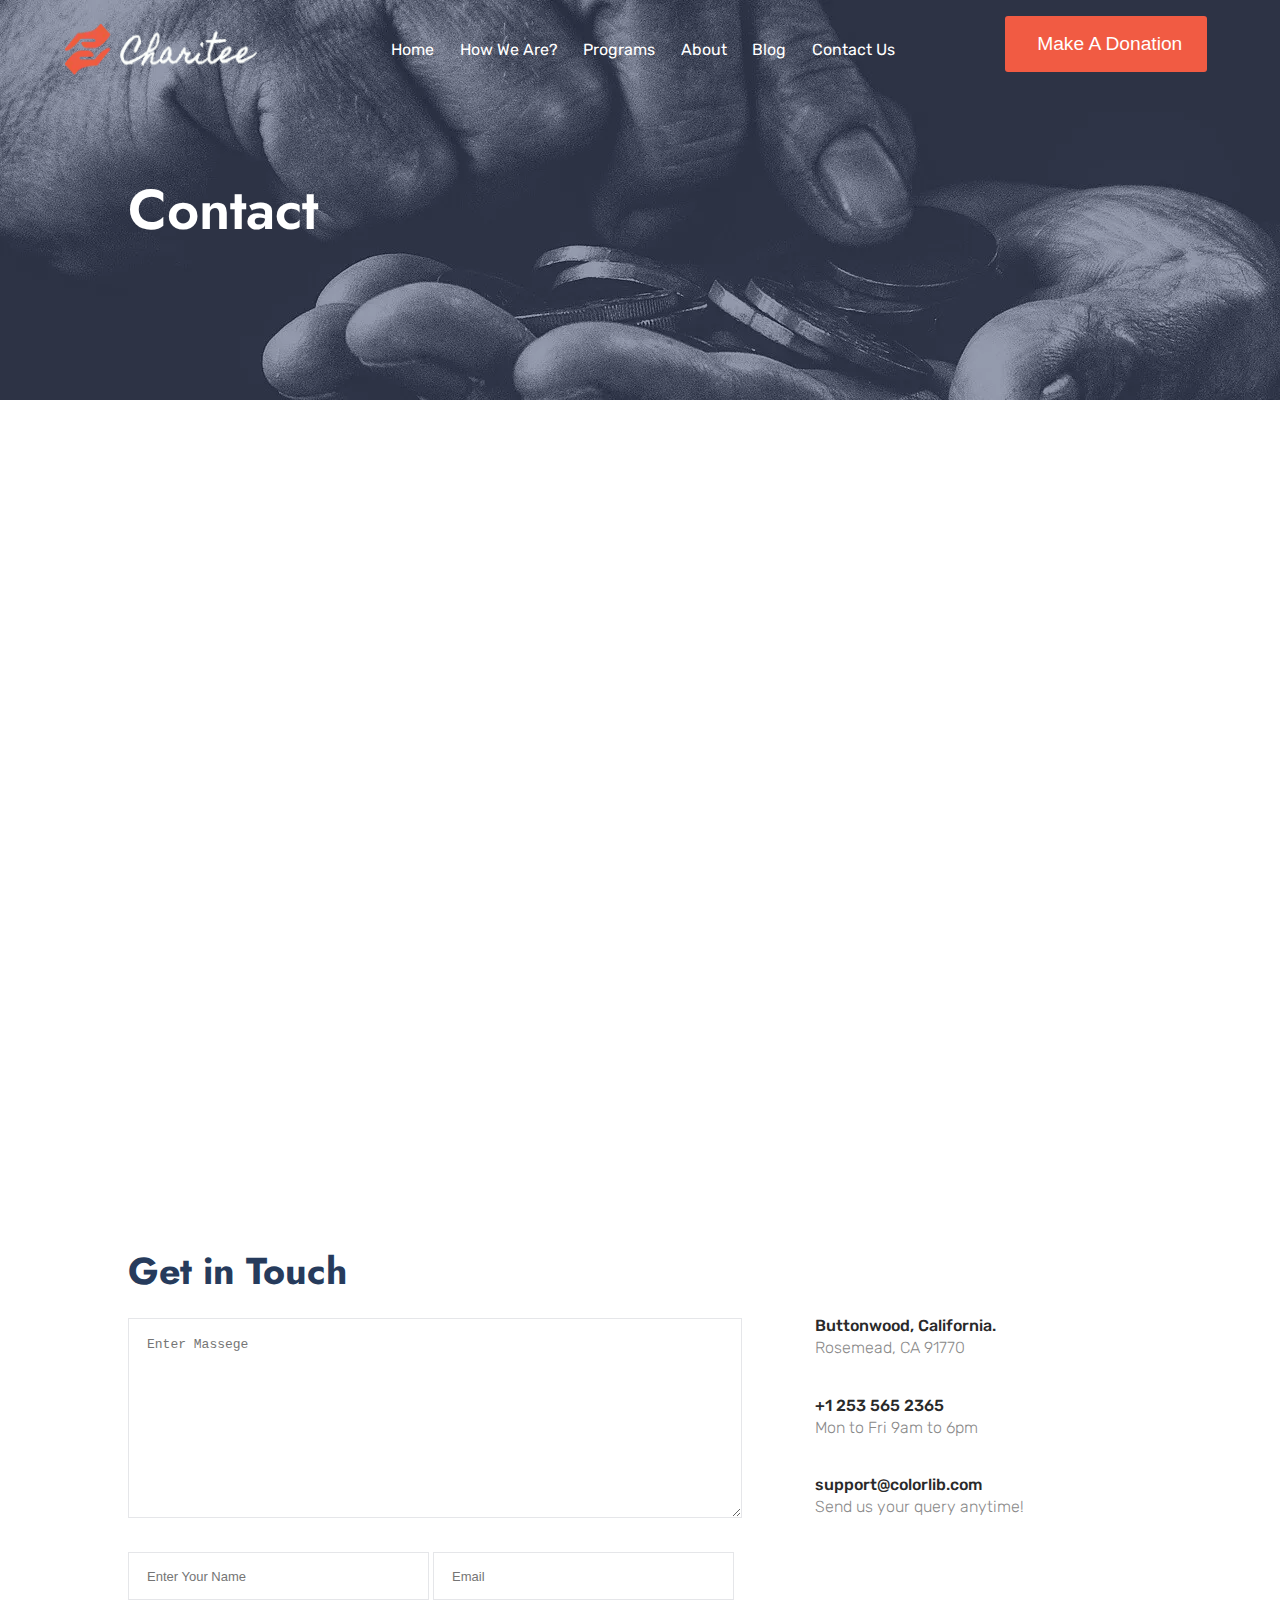
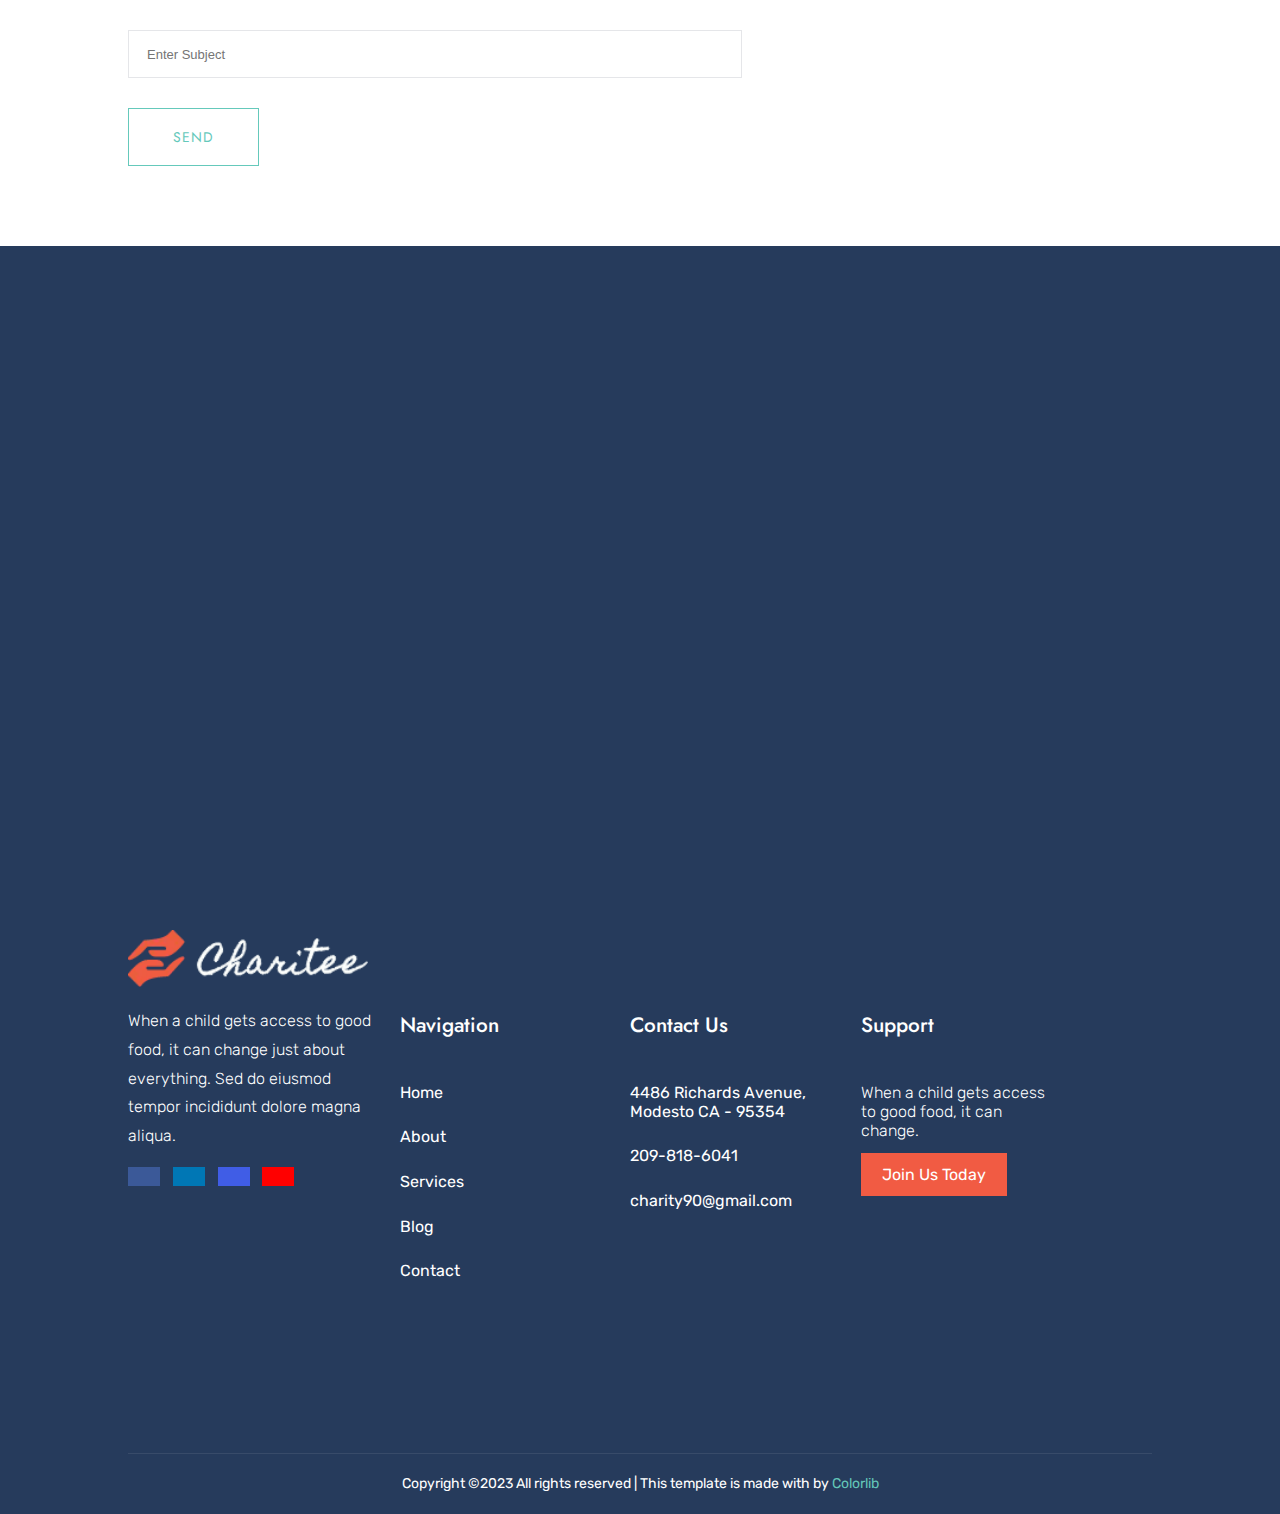
<file: Contact Us.html>
<!DOCTYPE html>
<html lang="en">
  <head>
    <meta charset="UTF-8" />
    <meta name="viewport" content="width=device-width, initial-scale=1.0" />
    <title>Document</title>
    <link rel="stylesheet" href="./css/style.css" />
    <link
      rel="stylesheet"
      href="https://cdnjs.cloudflare.com/ajax/libs/font-awesome/6.4.2/css/all.min.css"
      integrity="sha512-z3gLpd7yknf1YoNbCzqRKc4qyor8gaKU1qmn+CShxbuBusANI9QpRohGBreCFkKxLhei6S9CQXFEbbKuqLg0DA=="
      crossorigin="anonymous"
      referrerpolicy="no-referrer"
    />
    <link rel="preconnect" href="https://fonts.googleapis.com" />
    <link rel="preconnect" href="https://fonts.gstatic.com" crossorigin />
    <link
      href="https://fonts.googleapis.com/css2?family=Rubik:wght@300;400;500&display=swap"
      rel="stylesheet"
    />
    <link rel="preconnect" href="https://fonts.googleapis.com" />
    <link rel="preconnect" href="https://fonts.gstatic.com" crossorigin />
    <link rel="preconnect" href="https://fonts.googleapis.com" />
    <link rel="preconnect" href="https://fonts.gstatic.com" crossorigin />
    <link
      href="https://fonts.googleapis.com/css2?family=Jost:wght@400;500;600;700&display=swap"
      rel="stylesheet"
    />
  </head>
  <body>
    <section class="landing how">
      <nav class="nav-bar">
        <div class="img">
          <a href="#"><img src="./img/logo.png" alt="" /></a>
        </div>
        <div class="nav-item">
          <ul>
            <li><a href="./index.html">Home</a></li>
            <li><a href="./How We Are.html">How We Are?</a></li>
            <li><a href="./Programs.html">Programs</a></li>
            <li><a href="./About.html">About</a></li>
            <li><a href="./Blog.html">Blog</a></li>
            <li><a href="./Contact Us.html">Contact Us</a></li>
          </ul>
        </div>
        <div class="nav-btn">
          <button>
            <span><i class="fa-solid fa-heart" style="color: #ffffff"></i></span
            >Make A Donation
          </button>
        </div>
      </nav>
      <div class="contaner">
        <div class="non-bar">
          <button>
            MENU
            <span><i class="fa-solid fa-bars" style="color: #ffffff"></i></span>
          </button>
        </div>
      </div>
      <div class="row text-row">
        <div class="contaner">
          <div class="col">
            <h1>Contact</h1>
          </div>
        </div>
      </div>
    </section>
    <!--  -->
    <section class="map">
      <div class="contaner">
        <iframe
          src="https://www.google.com/maps/embed?pb=!1m14!1m8!1m3!1d7220.6108808641875!2d55.275392!3d25.19292!3m2!1i1024!2i768!4f13.1!3m3!1m2!1s0x3e5f43348a67e24b%3A0xff45e502e1ceb7e2!2sBurj%20Khalifa!5e0!3m2!1sen!2sbd!4v1695070526004!5m2!1sen!2sbd"
          width="100%"
          height="600"
          style="border: 0"
          allowfullscreen=""
          loading="lazy"
          referrerpolicy="no-referrer-when-downgrade"
        ></iframe>
      </div>
    </section>
    <!--  -->
    <section class="contact">
      <div class="contaner">
        <div class="row">
          <div class="col-con">
            <div class="con-title">
              <h2>Get in Touch</h2>
            </div>
            <div class="text-air">
              <textarea name="" id="" placeholder="Enter Massege"></textarea>
            </div>
            <div class="texts">
              <input type="text" placeholder="Enter Your Name" />
              <input type="text" placeholder="Email" />
            </div>
            <div class="subj">
              <input type="text" placeholder="Enter Subject" />
            </div>
            <div class="submet">
              <button type="button">Send</button>
            </div>
          </div>
          <div class="col-l">
            <div class="contaner">
              <div class="one">
                <span>
                  <i class="fa-solid fa-house" style="color: #8f9195"></i>
                </span>
                <div class="sub-one">
                  <h3>Buttonwood, California.</h3>
                  <p>Rosemead, CA 91770</p>
                </div>
              </div>
              <div class="one">
                <span>
                  <i
                    class="fa-solid fa-tablet-screen-button"
                    style="color: #8f9195"
                  ></i>
                </span>
                <div class="sub-one">
                  <h3>+1 253 565 2365</h3>
                  <p>Mon to Fri 9am to 6pm</p>
                </div>
              </div>
              <div class="one">
                <span>
                  <i class="fa-regular fa-envelope" style="color: #8f9195"></i>
                </span>
                <div class="sub-one">
                  <h3>support@colorlib.com</h3>
                  <p>Send us your query anytime!</p>
                </div>
              </div>
            </div>
          </div>
        </div>
      </div>
    </section>
    <!--  -->
    <footer>
      <iframe
        src="https://www.google.com/maps/embed?pb=!1m14!1m8!1m3!1d7220.6108808641875!2d55.275392!3d25.19292!3m2!1i1024!2i768!4f13.1!3m3!1m2!1s0x3e5f43348a67e24b%3A0xff45e502e1ceb7e2!2sBurj%20Khalifa!5e0!3m2!1sen!2sbd!4v1695070526004!5m2!1sen!2sbd"
        width="100%"
        height="600"
        style="border: 0"
        allowfullscreen=""
        loading="lazy"
        referrerpolicy="no-referrer-when-downgrade"
      ></iframe>
      <div class="contaner">
        <div class="row">
          <div class="col c-f">
            <div class="card">
              <div class="img">
                <a href="./index.html"><img src="./img/logo.png" alt="" /></a>
              </div>
              <p>
                When a child gets access to good food, it can change just about
                everything. Sed do eiusmod tempor incididunt dolore magna
                aliqua.
              </p>
              <ul class="ul">
                <li class="fa">
                  <a href="#">
                    <i class="fa-brands fa-facebook" style="color: #ffffff"></i>
                  </a>
                </li>
                <li class="li">
                  <a href="#"
                    ><i
                      class="fa-brands fa-linkedin-in"
                      style="color: #ffffff"
                    ></i
                  ></a>
                </li>
                <li class="in">
                  <a href="#">
                    <i
                      class="fa-brands fa-instagram"
                      style="color: #ffffff"
                    ></i>
                  </a>
                </li>
                <li class="yo">
                  <a href="#">
                    <i class="fa-brands fa-youtube" style="color: #ffffff"></i>
                  </a>
                </li>
              </ul>
            </div>
          </div>
          <div class="row">
            <div class="col col-s">
              <div class="col-2">
                <h4>Navigation</h4>
                <ul>
                  <li><a href="#">Home</a></li>
                  <li><a href="#">About</a></li>
                  <li><a href="#">Services</a></li>
                  <li><a href="#">Blog</a></li>
                  <li><a href="#">Contact</a></li>
                </ul>
              </div>
            </div>
            <div class="col col-ss">
              <div class="col-2">
                <h4>Contact Us</h4>
                <ul>
                  <li>
                    <a href="#">4486 Richards Avenue, Modesto CA - 95354</a>
                  </li>
                  <li><a href="#">209-818-6041</a></li>
                  <li><a href="#">charity90@gmail.com</a></li>
                </ul>
              </div>
            </div>
            <div class="col c-e">
              <div class="col-2">
                <h4>Support</h4>
                <ul>
                  <li class="def">
                    When a child gets access to good food, it can change.
                  </li>
                  <li class="a"><a href="#">Join Us Today</a></li>
                </ul>
              </div>
            </div>
          </div>
        </div>
        <div class="fo-text">
          <p class="f-p">
            Copyright ©2023 All rights reserved | This template is made with
            <i class="fa-solid fa-heart" style="color: #63c6b8"></i> by
            <a href="#">Colorlib</a>
          </p>
        </div>
      </div>
    </footer>
  </body>
</html>
</file>
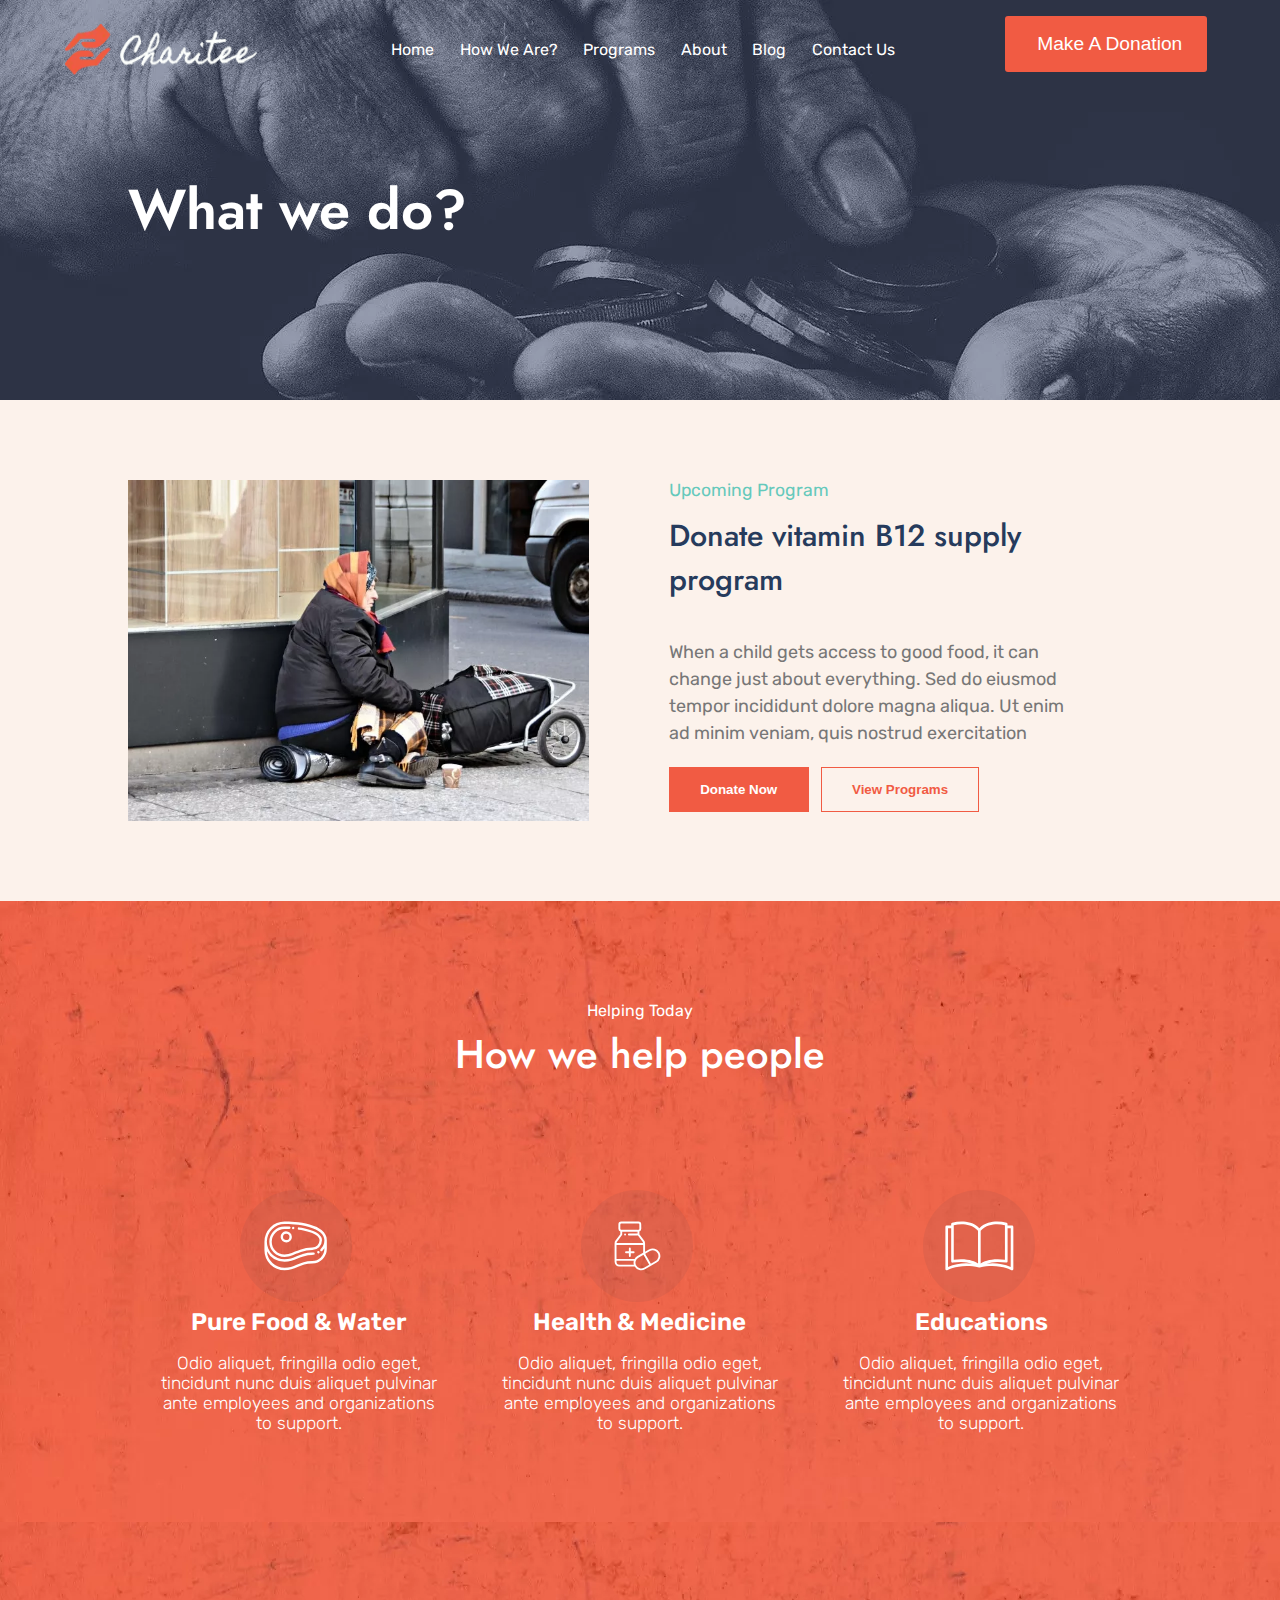
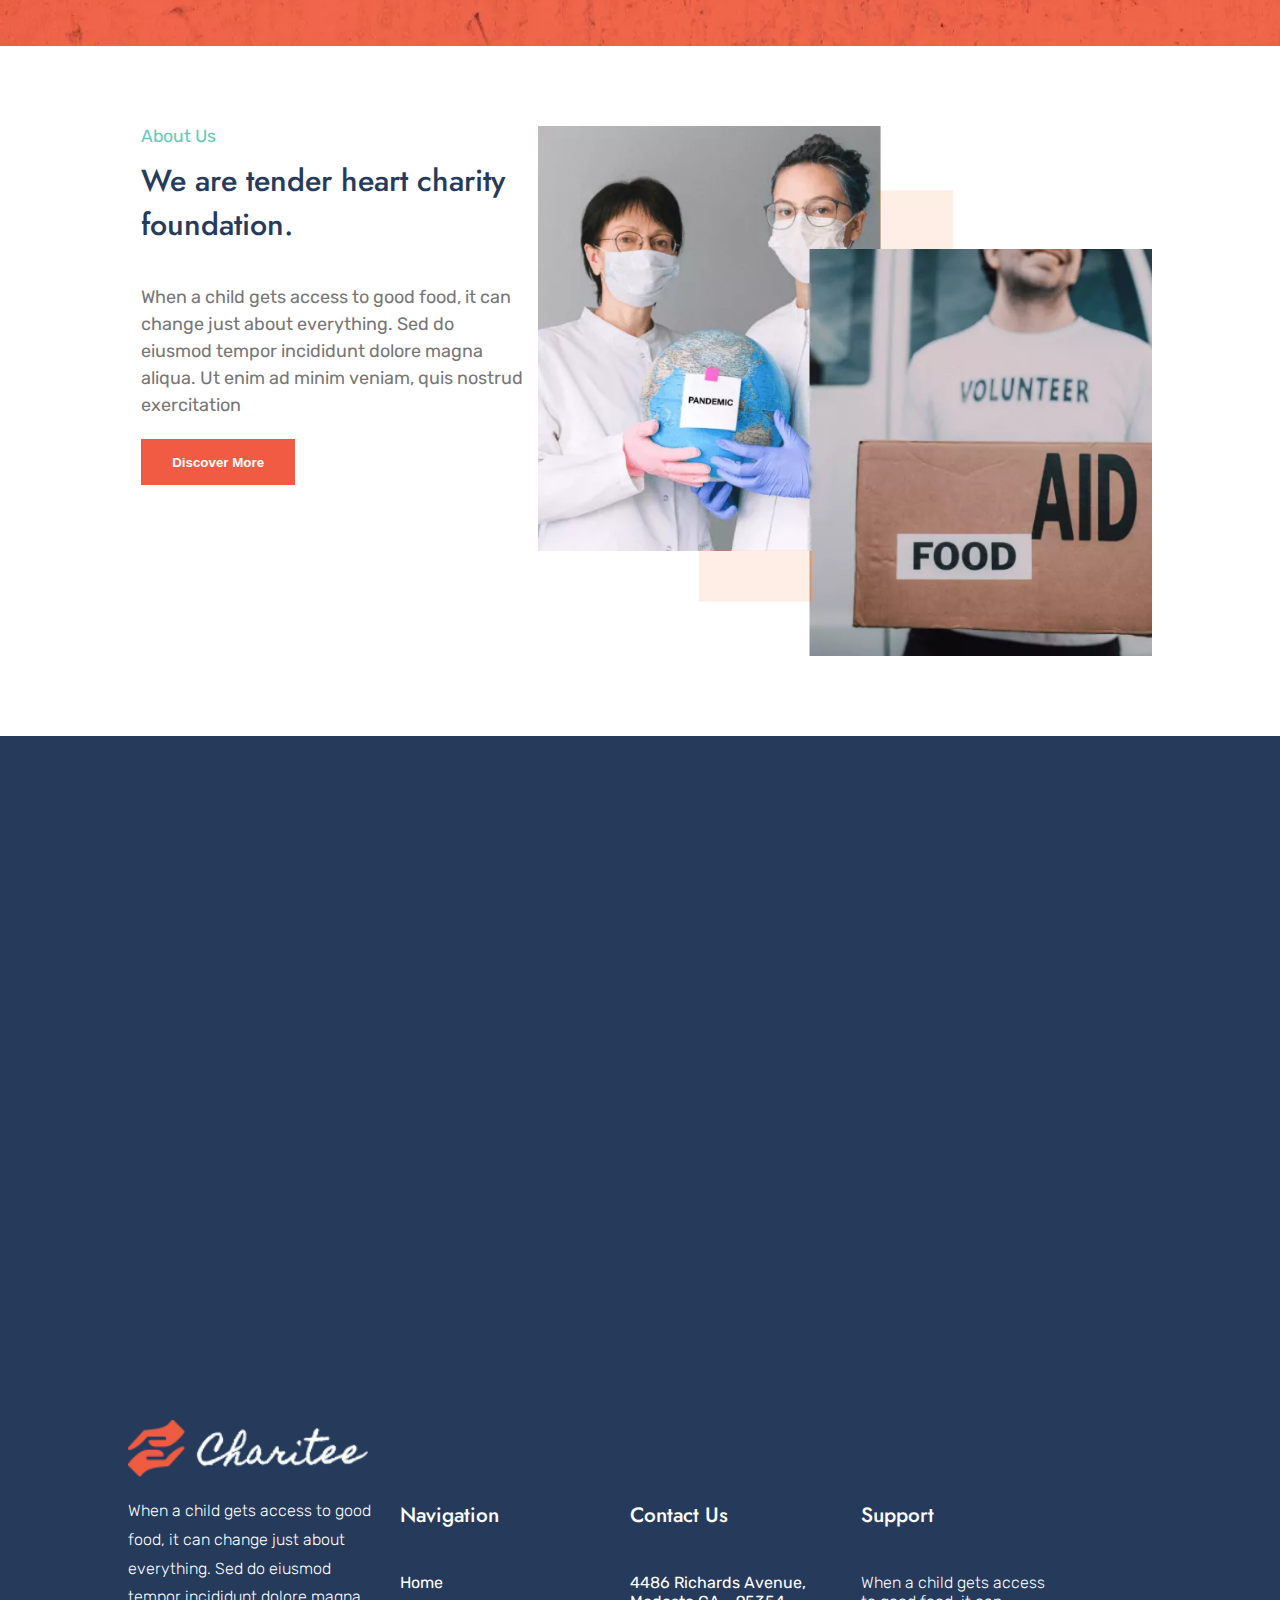
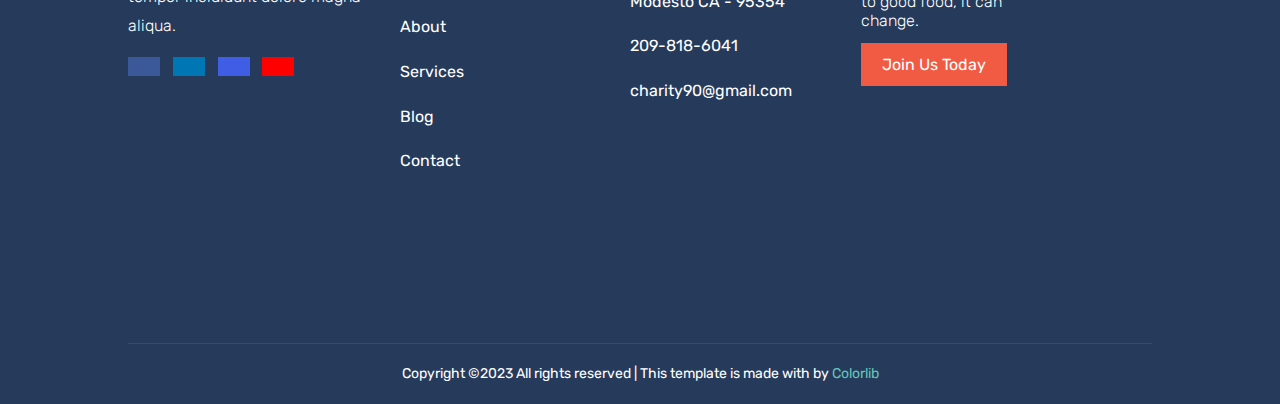
<file: How We Are.html>
<!DOCTYPE html>
<html lang="en">
  <head>
    <meta charset="UTF-8" />
    <meta name="viewport" content="width=device-width, initial-scale=1.0" />
    <title>Document</title>
    <link rel="stylesheet" href="./css/style.css" />
    <link
      rel="stylesheet"
      href="https://cdnjs.cloudflare.com/ajax/libs/font-awesome/6.4.2/css/all.min.css"
      integrity="sha512-z3gLpd7yknf1YoNbCzqRKc4qyor8gaKU1qmn+CShxbuBusANI9QpRohGBreCFkKxLhei6S9CQXFEbbKuqLg0DA=="
      crossorigin="anonymous"
      referrerpolicy="no-referrer"
    />
    <link rel="preconnect" href="https://fonts.googleapis.com" />
    <link rel="preconnect" href="https://fonts.gstatic.com" crossorigin />
    <link
      href="https://fonts.googleapis.com/css2?family=Rubik:wght@300;400;500&display=swap"
      rel="stylesheet"
    />
    <link rel="preconnect" href="https://fonts.googleapis.com" />
    <link rel="preconnect" href="https://fonts.gstatic.com" crossorigin />
    <link rel="preconnect" href="https://fonts.googleapis.com" />
    <link rel="preconnect" href="https://fonts.gstatic.com" crossorigin />
    <link
      href="https://fonts.googleapis.com/css2?family=Jost:wght@400;500;600;700&display=swap"
      rel="stylesheet"
    />
  </head>
  <body>
    <section class="landing how">
      <nav class="nav-bar">
        <div class="img">
          <a href="#"><img src="./img/logo.png" alt="" /></a>
        </div>
        <div class="nav-item">
          <ul>
            <li><a href="./index.html">Home</a></li>
            <li><a href="./How We Are.html">How We Are?</a></li>
            <li><a href="./Programs.html">Programs</a></li>
            <li><a href="./About.html">About</a></li>
            <li><a href="./Blog.html">Blog</a></li>
            <li><a href="./Contact Us.html">Contact Us</a></li>
          </ul>
        </div>
        <div class="nav-btn">
          <button>
            <span><i class="fa-solid fa-heart" style="color: #ffffff"></i></span
            >Make A Donation
          </button>
        </div>
      </nav>
      <div class="contaner">
        <div class="non-bar">
          <button>
            MENU
            <span><i class="fa-solid fa-bars" style="color: #ffffff"></i></span>
          </button>
        </div>
      </div>
      <div class="row text-row">
        <div class="contaner">
          <div class="col">
            <h1>What we do?</h1>
          </div>
        </div>
      </div>
    </section>
    <!--  -->
    <section class="up">
      <div class="contaner">
        <div class="row">
          <div class="col-one">
            <img src="./img/main/one.png" alt="" />
          </div>
          <div class="col-text">
            <span>Upcoming Program</span>
            <h2>Donate vitamin B12 supply program</h2>
            <p>
              When a child gets access to good food, it can change just about
              everything. Sed do eiusmod tempor incididunt dolore magna aliqua.
              Ut enim ad minim veniam, quis nostrud exercitation
            </p>
            <button class="btn-one"><a href="#">Donate Now</a></button>
            <button class="btn-two"><a href="#">View Programs</a></button>
          </div>
        </div>
      </div>
    </section>
    <!--  -->
    <section class="today">
      <div class="contaner">
        <div class="to-main">
          <div class="to-text">
            <h5>Helping Today</h5>
            <h2>How we help people</h2>
          </div>
          <div class="row">
            <div class="col">
              <div class="svg">
                <img src="./img/svg/svgexport-1.svg" alt="" />
              </div>
              <div class="s-text">
                <h5><a href="#">Pure Food & Water</a></h5>
                <p>
                  Odio aliquet, fringilla odio eget, tincidunt nunc duis aliquet
                  pulvinar ante employees and organizations to support.
                </p>
              </div>
            </div>
            <div class="col">
              <div class="svg">
                <img src="./img/svg/svgexport-2.svg" alt="" />
              </div>
              <div class="s-text">
                <h5><a href="#">Health & Medicine</a></h5>
                <p>
                  Odio aliquet, fringilla odio eget, tincidunt nunc duis aliquet
                  pulvinar ante employees and organizations to support.
                </p>
              </div>
            </div>
            <div class="col">
              <div class="svg">
                <img src="./img/svg/svgexport-3.svg" alt="" />
              </div>
              <div class="s-text">
                <h5><a href="#">Educations</a></h5>
                <p>
                  Odio aliquet, fringilla odio eget, tincidunt nunc duis aliquet
                  pulvinar ante employees and organizations to support.
                </p>
              </div>
            </div>
          </div>
        </div>
      </div>
    </section>
    <!--  -->
    <section class="about-us">
      <div class="contaner">
        <div class="row">
          <div class="col-text">
            <span>About Us</span>
            <h2>We are tender heart charity foundation.</h2>
            <p>
              When a child gets access to good food, it can change just about
              everything. Sed do eiusmod tempor incididunt dolore magna aliqua.
              Ut enim ad minim veniam, quis nostrud exercitation
            </p>
            <button class="btn-one"><a href="#">Discover More</a></button>
          </div>
          <div class="col-one">
            <img src="./img/main/two.png" alt="" />
          </div>
        </div>
      </div>
    </section>
    <!--  -->
    <footer>
      <iframe
        src="https://www.google.com/maps/embed?pb=!1m14!1m8!1m3!1d7220.6108808641875!2d55.275392!3d25.19292!3m2!1i1024!2i768!4f13.1!3m3!1m2!1s0x3e5f43348a67e24b%3A0xff45e502e1ceb7e2!2sBurj%20Khalifa!5e0!3m2!1sen!2sbd!4v1695070526004!5m2!1sen!2sbd"
        width="100%"
        height="600"
        style="border: 0"
        allowfullscreen=""
        loading="lazy"
        referrerpolicy="no-referrer-when-downgrade"
      ></iframe>
      <div class="contaner">
        <div class="row">
          <div class="col c-f">
            <div class="card">
              <div class="img">
                <a href="./index.html"><img src="./img/logo.png" alt="" /></a>
              </div>
              <p>
                When a child gets access to good food, it can change just about
                everything. Sed do eiusmod tempor incididunt dolore magna
                aliqua.
              </p>
              <ul class="ul">
                <li class="fa">
                  <a href="#">
                    <i class="fa-brands fa-facebook" style="color: #ffffff"></i>
                  </a>
                </li>
                <li class="li">
                  <a href="#"
                    ><i
                      class="fa-brands fa-linkedin-in"
                      style="color: #ffffff"
                    ></i
                  ></a>
                </li>
                <li class="in">
                  <a href="#">
                    <i
                      class="fa-brands fa-instagram"
                      style="color: #ffffff"
                    ></i>
                  </a>
                </li>
                <li class="yo">
                  <a href="#">
                    <i class="fa-brands fa-youtube" style="color: #ffffff"></i>
                  </a>
                </li>
              </ul>
            </div>
          </div>
          <div class="row">
            <div class="col col-s">
              <div class="col-2">
                <h4>Navigation</h4>
                <ul>
                  <li><a href="#">Home</a></li>
                  <li><a href="#">About</a></li>
                  <li><a href="#">Services</a></li>
                  <li><a href="#">Blog</a></li>
                  <li><a href="#">Contact</a></li>
                </ul>
              </div>
            </div>
            <div class="col col-ss">
              <div class="col-2">
                <h4>Contact Us</h4>
                <ul>
                  <li>
                    <a href="#">4486 Richards Avenue, Modesto CA - 95354</a>
                  </li>
                  <li><a href="#">209-818-6041</a></li>
                  <li><a href="#">charity90@gmail.com</a></li>
                </ul>
              </div>
            </div>
            <div class="col c-e">
              <div class="col-2">
                <h4>Support</h4>
                <ul>
                  <li class="def">
                    When a child gets access to good food, it can change.
                  </li>
                  <li class="a"><a href="#">Join Us Today</a></li>
                </ul>
              </div>
            </div>
          </div>
        </div>
        <div class="fo-text">
          <p class="f-p">
            Copyright ©2023 All rights reserved | This template is made with
            <i class="fa-solid fa-heart" style="color: #63c6b8"></i> by
            <a href="#">Colorlib</a>
          </p>
        </div>
      </div>
    </footer>
  </body>
</html>
</file>
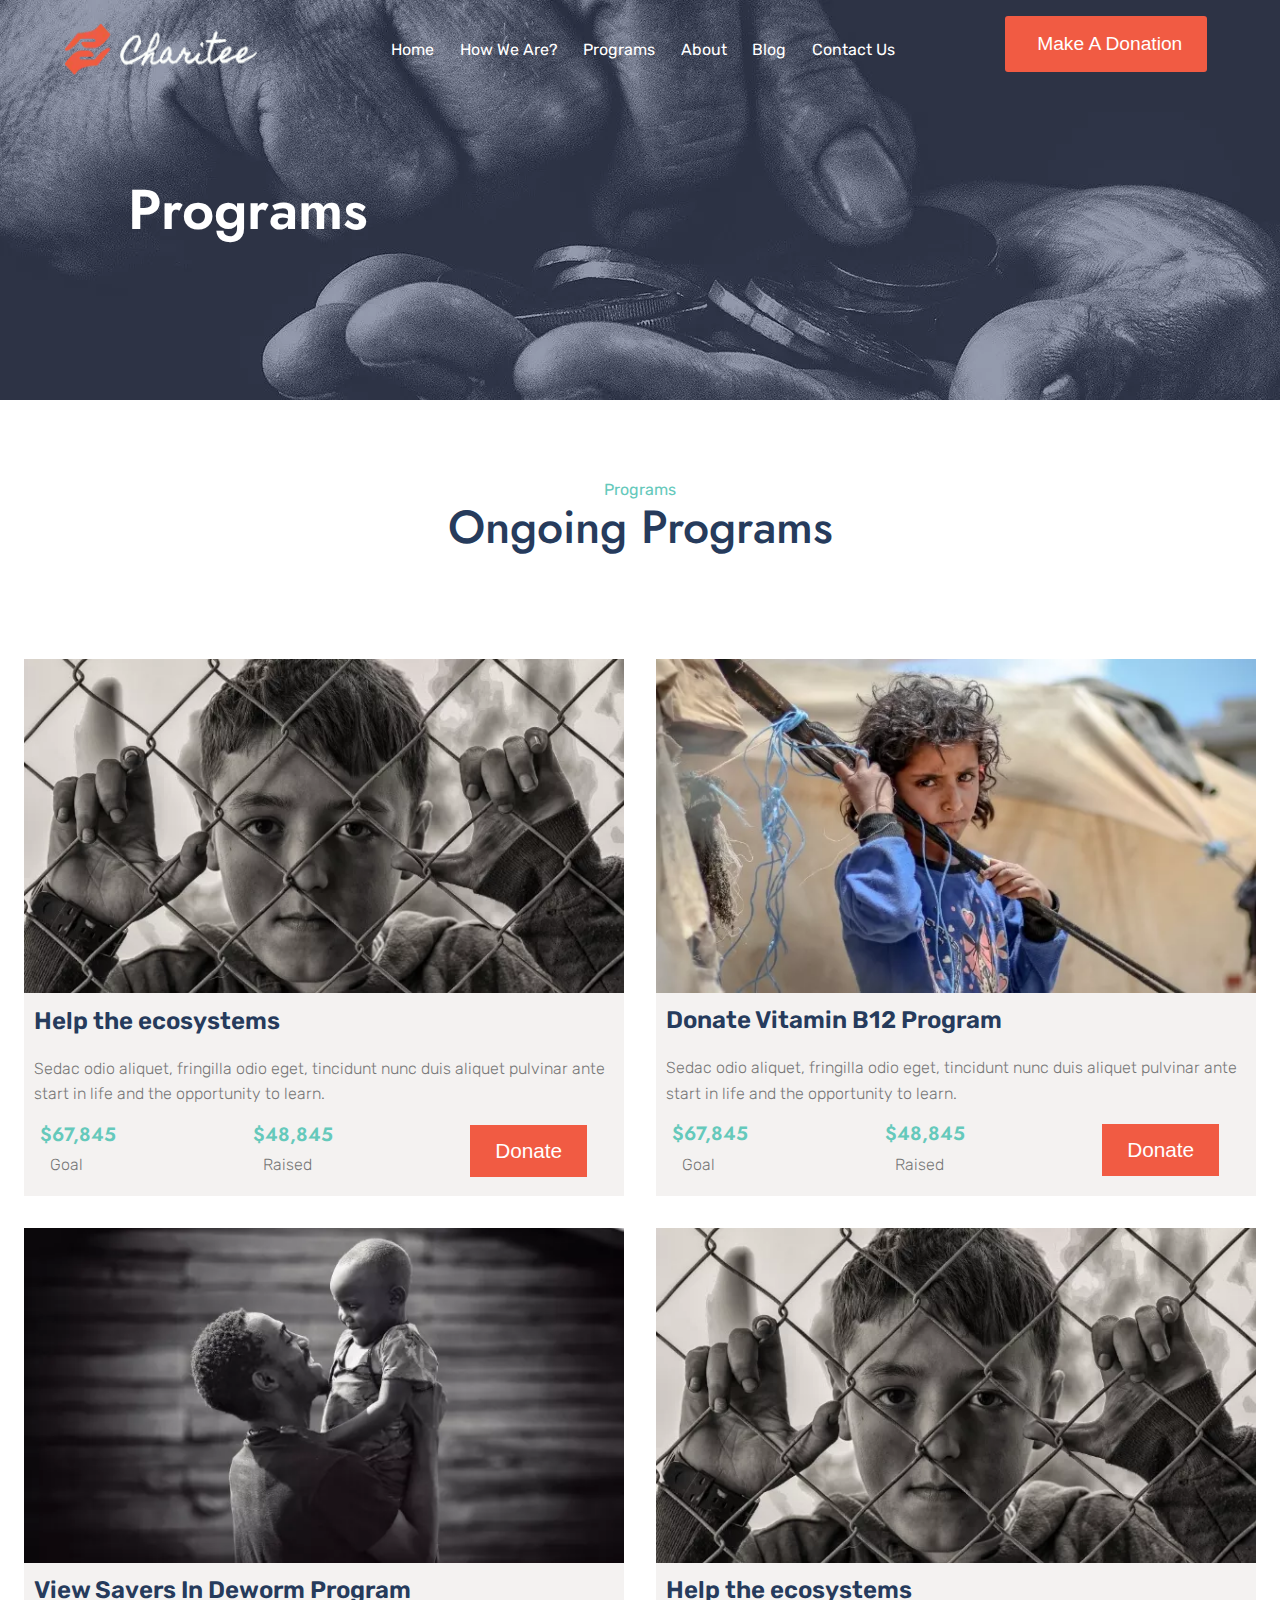
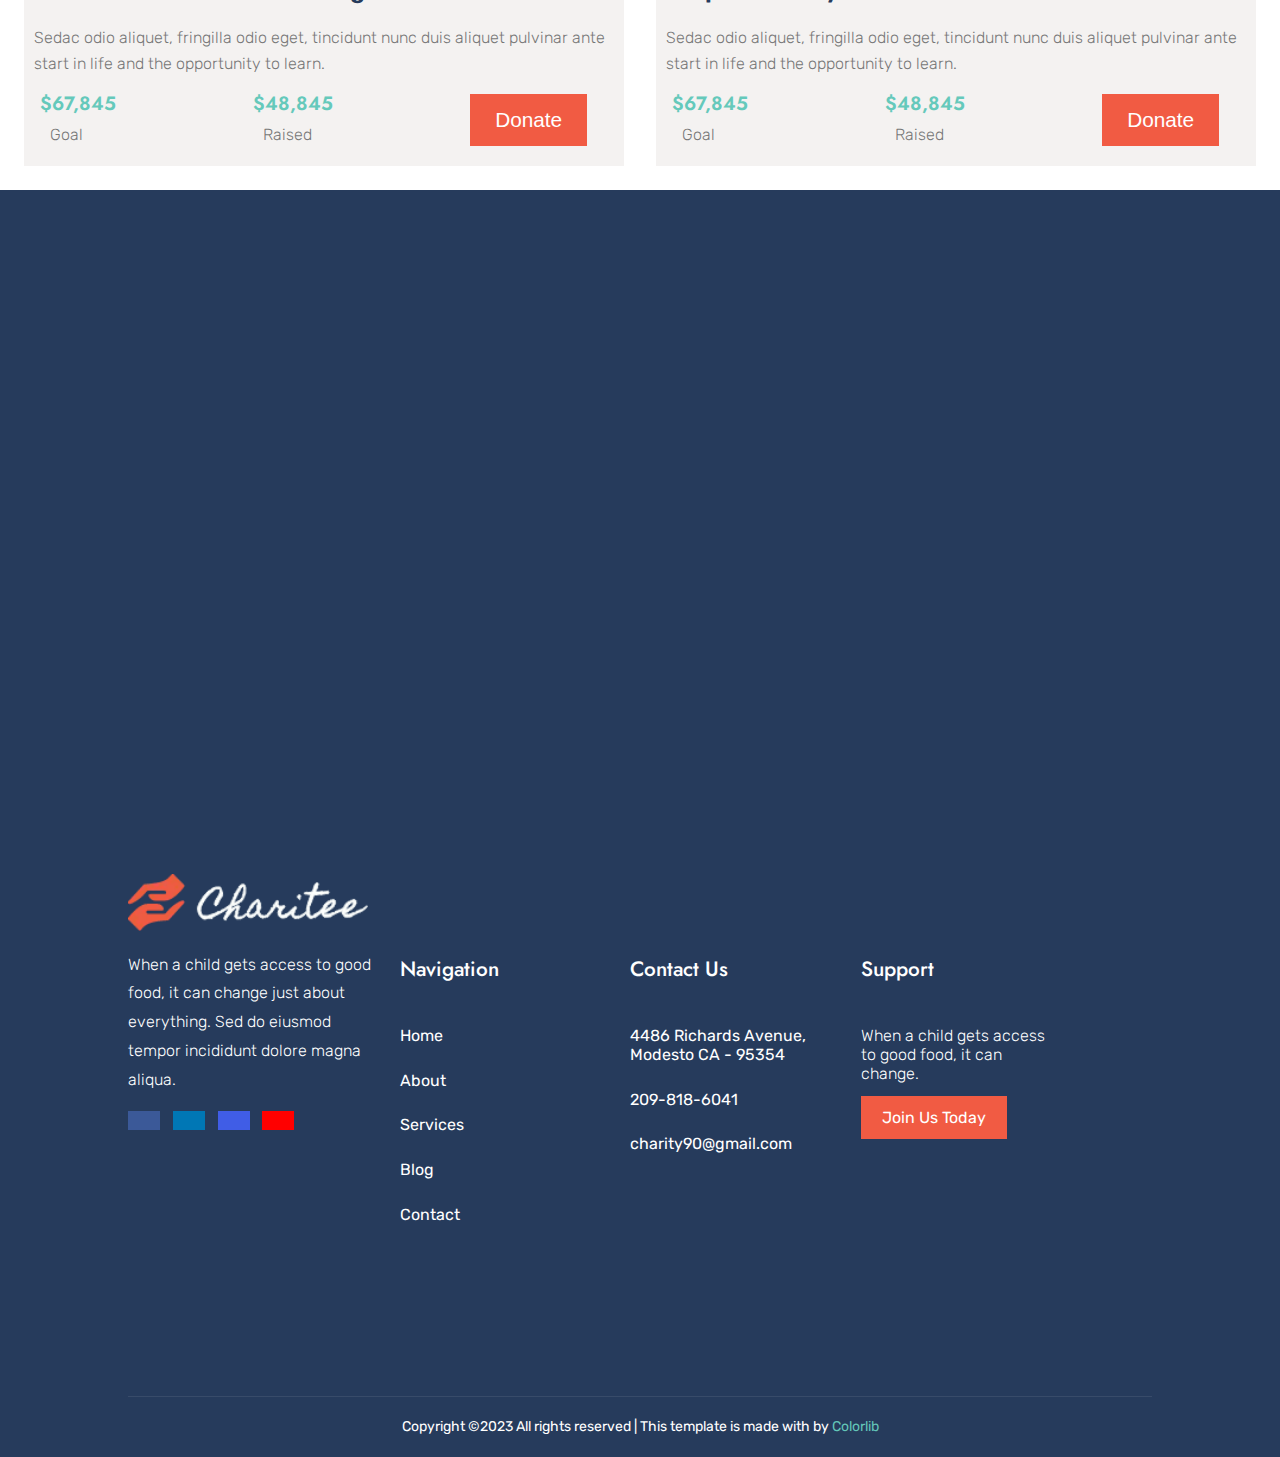
<file: Programs.html>
<!DOCTYPE html>
<html lang="en">
  <head>
    <meta charset="UTF-8" />
    <meta name="viewport" content="width=device-width, initial-scale=1.0" />
    <title>Document</title>
    <link rel="stylesheet" href="./css/style.css" />
    <link
      rel="stylesheet"
      href="https://cdnjs.cloudflare.com/ajax/libs/font-awesome/6.4.2/css/all.min.css"
      integrity="sha512-z3gLpd7yknf1YoNbCzqRKc4qyor8gaKU1qmn+CShxbuBusANI9QpRohGBreCFkKxLhei6S9CQXFEbbKuqLg0DA=="
      crossorigin="anonymous"
      referrerpolicy="no-referrer"
    />
    <link rel="preconnect" href="https://fonts.googleapis.com" />
    <link rel="preconnect" href="https://fonts.gstatic.com" crossorigin />
    <link
      href="https://fonts.googleapis.com/css2?family=Rubik:wght@300;400;500&display=swap"
      rel="stylesheet"
    />
    <link rel="preconnect" href="https://fonts.googleapis.com" />
    <link rel="preconnect" href="https://fonts.gstatic.com" crossorigin />
    <link rel="preconnect" href="https://fonts.googleapis.com" />
    <link rel="preconnect" href="https://fonts.gstatic.com" crossorigin />
    <link
      href="https://fonts.googleapis.com/css2?family=Jost:wght@400;500;600;700&display=swap"
      rel="stylesheet"
    />
  </head>
  <body>
    <section class="landing how">
      <nav class="nav-bar">
        <div class="img">
          <a href="#"><img src="./img/logo.png" alt="" /></a>
        </div>
        <div class="nav-item">
          <ul>
            <li><a href="./index.html">Home</a></li>
            <li><a href="./How We Are.html">How We Are?</a></li>
            <li><a href="./Programs.html">Programs</a></li>
            <li><a href="./About.html">About</a></li>
            <li><a href="./Blog.html">Blog</a></li>
            <li><a href="./Contact Us.html">Contact Us</a></li>
          </ul>
        </div>
        <div class="nav-btn">
          <button>
            <span><i class="fa-solid fa-heart" style="color: #ffffff"></i></span
            >Make A Donation
          </button>
        </div>
      </nav>
      <div class="contaner">
        <div class="non-bar">
          <button>
            MENU
            <span><i class="fa-solid fa-bars" style="color: #ffffff"></i></span>
          </button>
        </div>
      </div>
      <div class="row text-row">
        <div class="contaner">
          <div class="col">
            <h1>Programs</h1>
          </div>
        </div>
      </div>
    </section>
    <!--  -->
    <section class="ma">
      <div class="contaner">
        <div class="row">
          <div class="title">
            <span>Programs</span>
            <h2>Ongoing Programs</h2>
          </div>
        </div>
      </div>
    </section>
    <!--  -->
    <section class="sli ii">
      <div class="row">
        <div class="col">
          <div class="card">
            <div class="text">
              <img src="./img/main/ul/one.png" alt="" />
              <h3>
                <a href="#">Help the ecosystems</a>
              </h3>
              <p>
                Sedac odio aliquet, fringilla odio eget, tincidunt nunc duis
                aliquet pulvinar ante start in life and the opportunity to
                learn.
              </p>
              <div class="price">
                <div class="s-t">
                  <span>$67,845</span>
                  <p>Goal</p>
                </div>
                <div class="s-t">
                  <span>$48,845</span>
                  <p>Raised</p>
                </div>
                <div class="s-b">
                  <button><a href="#">Donate</a></button>
                </div>
              </div>
            </div>
          </div>
        </div>
        <div class="col">
          <div class="card">
            <div class="text">
              <img src="./img/main/ul/two.png" alt="" />
              <h3>
                <a href="#">Donate Vitamin B12 Program</a>
              </h3>
              <p>
                Sedac odio aliquet, fringilla odio eget, tincidunt nunc duis
                aliquet pulvinar ante start in life and the opportunity to
                learn.
              </p>
              <div class="price">
                <div class="s-t">
                  <span>$67,845</span>
                  <p>Goal</p>
                </div>
                <div class="s-t">
                  <span>$48,845</span>
                  <p>Raised</p>
                </div>
                <div class="s-b">
                  <button><a href="#">Donate</a></button>
                </div>
              </div>
            </div>
          </div>
        </div>
        <div class="col">
          <div class="card">
            <div class="text">
              <img src="./img/main/ul/three.png" alt="" />
              <h3>
                <a href="#">View Savers In Deworm Program</a>
              </h3>
              <p>
                Sedac odio aliquet, fringilla odio eget, tincidunt nunc duis
                aliquet pulvinar ante start in life and the opportunity to
                learn.
              </p>
              <div class="price">
                <div class="s-t">
                  <span>$67,845</span>
                  <p>Goal</p>
                </div>
                <div class="s-t">
                  <span>$48,845</span>
                  <p>Raised</p>
                </div>
                <div class="s-b">
                  <button><a href="#">Donate</a></button>
                </div>
              </div>
            </div>
          </div>
        </div>
        <div class="col">
          <div class="card">
            <div class="text">
              <img src="./img/main/ul/one.png" alt="" />
              <h3>
                <a href="#">Help the ecosystems</a>
              </h3>
              <p>
                Sedac odio aliquet, fringilla odio eget, tincidunt nunc duis
                aliquet pulvinar ante start in life and the opportunity to
                learn.
              </p>
              <div class="price">
                <div class="s-t">
                  <span>$67,845</span>
                  <p>Goal</p>
                </div>
                <div class="s-t">
                  <span>$48,845</span>
                  <p>Raised</p>
                </div>
                <div class="s-b">
                  <button><a href="#">Donate</a></button>
                </div>
              </div>
            </div>
          </div>
        </div>
      </div>
    </section>
    <!--  -->
    <footer>
      <iframe
        src="https://www.google.com/maps/embed?pb=!1m14!1m8!1m3!1d7220.6108808641875!2d55.275392!3d25.19292!3m2!1i1024!2i768!4f13.1!3m3!1m2!1s0x3e5f43348a67e24b%3A0xff45e502e1ceb7e2!2sBurj%20Khalifa!5e0!3m2!1sen!2sbd!4v1695070526004!5m2!1sen!2sbd"
        width="100%"
        height="600"
        style="border: 0"
        allowfullscreen=""
        loading="lazy"
        referrerpolicy="no-referrer-when-downgrade"
      ></iframe>
      <div class="contaner">
        <div class="row">
          <div class="col c-f">
            <div class="card">
              <div class="img">
                <a href="./index.html"><img src="./img/logo.png" alt="" /></a>
              </div>
              <p>
                When a child gets access to good food, it can change just about
                everything. Sed do eiusmod tempor incididunt dolore magna
                aliqua.
              </p>
              <ul class="ul">
                <li class="fa">
                  <a href="#">
                    <i class="fa-brands fa-facebook" style="color: #ffffff"></i>
                  </a>
                </li>
                <li class="li">
                  <a href="#"
                    ><i
                      class="fa-brands fa-linkedin-in"
                      style="color: #ffffff"
                    ></i
                  ></a>
                </li>
                <li class="in">
                  <a href="#">
                    <i
                      class="fa-brands fa-instagram"
                      style="color: #ffffff"
                    ></i>
                  </a>
                </li>
                <li class="yo">
                  <a href="#">
                    <i class="fa-brands fa-youtube" style="color: #ffffff"></i>
                  </a>
                </li>
              </ul>
            </div>
          </div>
          <div class="row">
            <div class="col col-s">
              <div class="col-2">
                <h4>Navigation</h4>
                <ul>
                  <li><a href="#">Home</a></li>
                  <li><a href="#">About</a></li>
                  <li><a href="#">Services</a></li>
                  <li><a href="#">Blog</a></li>
                  <li><a href="#">Contact</a></li>
                </ul>
              </div>
            </div>
            <div class="col col-ss">
              <div class="col-2">
                <h4>Contact Us</h4>
                <ul>
                  <li>
                    <a href="#">4486 Richards Avenue, Modesto CA - 95354</a>
                  </li>
                  <li><a href="#">209-818-6041</a></li>
                  <li><a href="#">charity90@gmail.com</a></li>
                </ul>
              </div>
            </div>
            <div class="col c-e">
              <div class="col-2">
                <h4>Support</h4>
                <ul>
                  <li class="def">
                    When a child gets access to good food, it can change.
                  </li>
                  <li class="a"><a href="#">Join Us Today</a></li>
                </ul>
              </div>
            </div>
          </div>
        </div>
        <div class="fo-text">
          <p class="f-p">
            Copyright ©2023 All rights reserved | This template is made with
            <i class="fa-solid fa-heart" style="color: #63c6b8"></i> by
            <a href="#">Colorlib</a>
          </p>
        </div>
      </div>
    </footer>
  </body>
</html>
</file>
<file: css/style.css>
:root {
    --btn-color: #F15B43;
    font-size: 16px;
}

body {
    font-family: 'Rubik', sans-serif;
}

* {
    padding: 0;
    margin: 0;
    box-sizing: border-box;
}

img {
    width: 100%;
    height: 100%;
}

a {
    text-decoration: none;
}

h2 {
    font-family: "Jost", sans-serif;
}

ul {
    list-style: none;
    display: flex;
}

.contaner {
    width: 80%;
    margin: auto;
}

/*  */
.landing {
    background-image: url(../img/landing/home.png);
    background-position: center center;
    background-size: cover;
    width: 100%;
    height: 950px;
}

.landing .nav-bar {
    width: 100%;
    display: flex;
    justify-content: space-around;
}

.landing .img img {
    width: 15rem;
    padding: 1.5rem;
}

.landing .nav-item ul {
    list-style: none;
    display: flex;
    padding: 1rem 1rem;
}

.landing .nav-item ul li {
    padding: 1.5rem .8rem;

}

.landing .nav-item ul li a {
    color: white;
    text-decoration: none;
    transition: all .5s;
}

.landing .nav-item ul li a:hover {
    color: #65C9BB;
}

.landing .nav-btn {
    padding: 1rem 0;
}

.landing .nav-btn button {
    padding: 1rem 1.5rem;
    background-color: var(--btn-color);
    border: 1px solid transparent;
    border-radius: 3px;
    color: white;
    font-size: 1.2rem;
    margin-right: 2rem;
    cursor: pointer;
    transition: all .5s;
}

.landing .nav-btn button:hover {
    background-color: transparent;
    border: 1px solid white;
}

.landing .nav-btn button i {
    margin-right: 7px;
}

.landing .non-bar {
    width: 100%;
    background-color: #4c4c4c;
    padding: 1rem;
    border-radius: 3px;
    display: flex;
    justify-content: end;
    display: none;
}

.landing .non-bar button {
    padding: .6rem .8em;
    background-color: #222222;
    color: white;
    border: transparent;
    border-radius: 3px;
    font-weight: bold;
}

.landing .text-row .col {
    width: 25rem;
    padding-top: 12rem;
}

.landing .text-row h1 {
    font-size: 3.5rem;
    color: white;
    font-family: 'Jost', sans-serif;
    font-weight: 600;
    line-height: 1.1;
}

.landing .text-row p {
    font-size: 1.4rem;
    color: white;
    font-family: 'Jost', sans-serif;
    font-weight: 300;
    padding: 1.5rem 0;
    margin-bottom: 1.5rem;
}

.landing .text-row button {
    padding: 1rem 1.5rem;
    background-color: #65C9BB;
    border: 1px solid transparent;
    transition: all .5s;
    cursor: pointer;
}

.landing .text-row button a {
    text-decoration: none;
    color: white;
    font-size: 1.1rem;
}

.landing .text-row button:hover {
    background-color: transparent;
    border: 1px solid white;
}

@media (max-width: 1024px) {
    .landing {
        height: 100vh;
    }

    .landing .nav-item ul {
        padding: 1rem 1rem;
    }

    .landing .nav-item ul li {
        padding: 1.5rem 0.5rem;
    }

    .landing .nav-btn button {
        margin-top: .5rem;
        padding: 0.8rem 0.5rem;
    }

    .landing .text-row .col {
        width: 25rem;
        padding-top: 5rem;
    }
}

@media (max-width: 992px) {
    .landing {
        height: 100vh;
    }

    .landing .nav-item ul {
        padding: 1rem 1rem;
    }

    .landing .nav-item ul li {
        padding: 1.5rem 0.5rem;
    }

    .landing .nav-btn button {
        margin-top: .5rem;
        padding: 0.8rem 0.5rem;
    }

    .landing .text-row {
        padding: 0;
    }

    .landing .text-row .col {
        width: 25rem;
        padding-top: 7rem;
    }
}

@media (max-width: 768px) {
    .landing {
        height: 120vh;
        width: 100vw;
    }


    .landing .nav-item {
        display: none;
    }

    .landing .non-bar {
        display: flex;
    }

    .landing .text-row {
        padding: 0;
    }

    .landing .text-row .col {
        padding-top: 3rem;
    }
}

@media (max-width: 600px) {
    .landing {
        height: 120vh;
        width: 100vw;
    }


    .landing .nav-item {
        display: none;
    }

    .landing .non-bar {
        display: flex;
    }

    .landing .text-row {
        padding: 0;
    }

    .landing .text-row .col {
        padding-top: 3rem;

    }
}

/* End landing */
/* Start up */
.up {
    width: 100%;
    background-color: #fcf2eb;
}

.row {
    display: flex;
    justify-content: space-between;
    padding: 5rem 0;
}

.col-one {
    width: 45%;
}

.col-text {
    width: 55%;
    padding: 0 5rem;
}

.col-text span {
    color: #65C9BB;
    font-size: 1.1rem;
    font-weight: 400;
}

.col-text h2 {
    color: #263B5C;
    font-size: 1.9rem;
    font-weight: 500;
    padding: .8rem 0;
    margin-bottom: 25px;
}

.col-text p {
    color: #777777;
    font-size: 18px;
    font-weight: 400;
    line-height: 1.5;
    margin-bottom: 20px;
}

.col-text .btn-one {
    background-color: var(--btn-color);
    color: white;
    padding: .9rem 1.9rem;
    margin-right: .5rem;
    border: 1px solid transparent;
    transition: all .5s;
}

.col-text .btn-one:hover {
    background-color: transparent;
    border-color: var(--btn-color);
}

.col-text .btn-one a {
    color: white;
    font-weight: 600;
}

.col-text .btn-one:hover a {
    color: var(--btn-color);
}


.col-text .btn-two {
    background-color: transparent;
    color: var(--btn-color);
    padding: .9rem 1.9rem;
    border: 1px solid var(--btn-color);
    transition: all .5s;
}

.col-text .btn-two:hover {
    background-color: var(--btn-color);
}

.col-text .btn-two a {
    color: var(--btn-color);
    font-weight: 600;
}

.col-text .btn-two:hover a {
    color: white;
}

@media (max-width: 1024px) {
    .up .col-text {
        width: 55%;
        padding: 0 2rem;
    }

    .up .col-text h2 {
        margin-bottom: 5px;
    }
}

@media (max-width: 992px) {
    .up .col-text {
        width: 55%;
        padding: 0 2rem;
    }

    .up .col-text h2 {
        margin-bottom: 5px;
    }
}

@media (max-width: 768px) {
    .up .row {
        display: inline-block;
    }

    .up .col-one {
        width: 100%;
    }

    .up .col-text {
        width: 100%;
        padding: 0;
        padding-top: 1rem;
    }

    .up .col-text h2 {
        margin-bottom: 15px;
    }
}

@media (max-width: 600px) {
    .up .row {
        display: inline-block;
    }

    .up .col-one {
        width: 100%;
    }

    .up .col-text {
        width: 100%;
        padding: 0;
        padding-top: 1rem;
    }

    .up .col-text h2 {
        margin-bottom: 15px;
    }
}

/* End up */
/* Start about-us */
.about-us .row .col-text {
    width: 40%;
    padding: 0 .8rem;
}

.about-us .row .col-one {
    width: 60%;
}

@media (max-width: 1024px) {
    .about-us .row .col-text {
        width: 55%;
        padding: 0 2rem;
    }

    .about-us .row .col-text h2 {
        margin-bottom: 5px;
    }
}

@media (max-width: 992px) {
    .about-us .row .col-text {
        width: 55%;
        padding: 0 2rem;
    }

    .about-us .row .col-text h2 {
        margin-bottom: 5px;
    }
}

@media (max-width: 768px) {
    .row {
        display: inline-block;
    }

    .about-us .row .col-one {
        width: 100%;
    }

    .about-us .row .col-text {
        width: 100%;
        padding: 0;
        margin-bottom: 1.5rem;
    }

    .about-us .row .col-text h2 {
        margin-bottom: 15px;
    }
}

@media (max-width: 600px) {
    .row {
        display: inline-block;
    }

    .about-us .row .col-one {
        width: 100%;
    }

    .about-us .row .col-text {
        width: 100%;
        padding: 0;
        margin-bottom: 1.5rem;
    }

    .about-us .row .col-text h2 {
        margin-bottom: 15px;
    }
}

/* End about-us */
/* Start sli */
.sli .row {
    padding: .5rem;
}

.sli .row .col .card {
    padding: 1rem;
}

.sli .col {
    width: 33.333%;
    height: auto;
}

.sli .price {
    padding: 0 1rem;
    background-color: #f4f2f1;
}

.sli .col .text {
    background-color: #f4f2f1;
}

.sli .col .text h3 {
    font-size: 1.5rem;
    font-weight: 600;
    margin-bottom: .5rem;
    padding: .6rem;
}

.sli .col .text h3 a {
    color: #263b5c;
    transition: all .5s;
}

.sli .row .col:hover a {
    color: var(--btn-color);
}

.sli .col .text p {
    font-family: "Rubik", sans-serif;
    color: #777;
    font-size: 1rem;
    margin-bottom: 15px;
    font-weight: 300;
    line-height: 1.6;
    padding: .2rem .6rem;
}

.sli .col .price {
    display: flex;
    flex-wrap: wrap;
    justify-content: space-between;
}

.sli .col .price span {
    color: #65C9BB;
    font-family: "Jost", sans-serif;
    display: block;
    font-size: 1.2rem;
    font-weight: 600;
    line-height: 1;
    margin-bottom: 5px;
}

.sli .col .price .s-b {
    margin-right: 1.3rem;
}

.sli .col .price .s-b button {
    padding: .8rem 1.5rem;
    background-color: var(--btn-color);
    border: 1px solid var(--btn-color);
    transition: all .5s;
}

.sli .col .price .s-b button a {
    color: white;
    font-size: 1.3rem;
}

.sli .row .col:hover .price .s-b button a {
    color: var(--btn-color);
}

.sli .row .col:hover .price .s-b button {
    background-color: transparent;
}

@media (max-width: 1024px) {
    .sli .col .price {
        justify-content: normal;
        flex-wrap: nowrap;
    }

    .sli .col .price span {
        padding: 0 .5rem;
        font-size: .9rem;
    }

    .sli .col .price .s-b button {
        padding: .8rem .5rem;
    }
}

@media (max-width: 992px) {
    .sli .col .price {
        justify-content: normal;
        flex-wrap: nowrap;
    }

    .sli .col .price span {
        padding: 0 .5rem;
    }

    .sli .col .price .s-b button {
        padding: .8rem .5rem;
    }
}

@media (max-width: 768px) {
    .sli .row {
        display: flex;
        flex-wrap: wrap;
    }

    .sli .col {
        width: 50%;
    }

    .sli .col .price span {
        padding: 0 .5rem;
    }

    .sli .col .price .s-b button {
        padding: .8rem .5rem;
    }
}

@media (max-width: 600px) {
    .sli .row {
        display: flex;
        flex-wrap: wrap;
    }

    .sli .col {
        width: 50%;
    }

    .sli .col .price span {
        padding: 0 .5rem;
    }

    .sli .col .price .s-b button {
        padding: .8rem .5rem;
    }
}


/* End sli */
/* start three */
.three .row .col-text {
    padding: 5rem;
}

@media (max-width: 1024px) {
    .three .row {
        display: flex;
    }

    .three .row .col-one {
        width: 50%;
    }

    .three .row .col-text {
        width: 50%;
        padding: 0 1.3rem;
        padding-top: 1rem;
    }

    .three .row .col-text h2 {
        margin-bottom: 15px;
    }
}

@media (max-width: 992px) {
    .three .row {
        display: flex;
    }

    .three .row .col-one {
        width: 50%;
    }

    .three .row .col-text {
        width: 50%;
        padding: 0 1.3rem;
        padding-top: 1rem;
    }

    .three .row .col-text h2 {
        margin-bottom: 15px;
    }
}

@media (max-width: 768px) {
    .three .row {
        display: flex;
    }

    .three .row .col-one {
        width: 50%;
    }

    .three .row .col-text {
        width: 50%;
        padding: 0 1.3rem;
        padding-top: 1rem;
    }

    .three .row .col-text h2 {
        margin-bottom: 15px;
    }
}

@media (max-width: 600px) {
    .three .row {
        display: inline-block;
    }

    .three .row .col-one {
        width: 100%;
    }

    .three .row .col-text {
        width: 100%;
        padding: 0;
        padding-top: 1rem;
    }

    .three .row .col-text h2 {
        margin-bottom: 15px;
    }
}

/* End three */
/* Start today */
.today {
    background-image: url(../img/main/sec.png);
}

.today .row .col {
    width: 33.333%;
    padding: 2rem;
}

.today .to-main {
    padding-top: 6.3rem;
    padding-bottom: 6.3rem;
}

.to-text h5 {
    color: white;
    font-size: 1rem;
    font-weight: 400;
    margin-bottom: 10px;
    text-transform: capitalize;
    text-align: center;
}

.to-text h2 {
    color: white;
    text-align: center;
    font-size: 2.5rem;
    font-weight: 500;
    line-height: 1.2;
}

.today .col .svg {
    width: 7rem;
}

.today .col .svg img {
    margin-left: 5rem;
}

.today .col .s-text h5 {
    text-align: center;
}


.today .col .s-text a {
    color: #fff;
    font-family: "Rubik", sans-serif;
    font-size: 1.5rem;
    line-height: 1.4;
    margin-bottom: .8rem;
    font-weight: 600;
    display: block;
}

.today .col .s-text p {
    font-size: 1.1rem;
    font-weight: 300;
    color: #fff;
    text-align: center;
}

@media (max-width: 1024px) {
    .today .col .svg img {
        margin-left: 3rem;
    }
}

@media (max-width: 992px) {
    .today .col .svg img {
        margin-left: 3rem;
    }
}

@media (max-width: 768px) {
    .today .row {
        display: flex;
        flex-wrap: wrap;
    }

    .today .col .svg img {
        margin-left: 1rem;
    }
}

@media (max-width: 600px) {
    .today .row {
        display: flex;
        flex-wrap: wrap;
    }

    .today .row .col {
        width: 50%;
    }

    .today .col .svg img {
        margin-left: 2rem;
    }
}

/* End today */
/* start sli-slider */
.pic-slider {
    padding: 6rem 0;
}

.pic-slider .text-one {
    background-color: #fff;
}

.pic-slider .text-one span {
    color: #65C9BB;
}

.pic-slider .text-one h2 {
    color: #65C9BB;
    padding: 1rem 0;
    color: #263B5C;
    font-size: 46px;
    display: block;
    font-weight: 500;
    line-height: 1.2;
}

.pic-slider .text-one button {
    width: 3.5rem;
    height: 3.5rem;
    background-color: transparent;
    border: 1px solid black;
    transition: all .5s;
}

.pic-slider .text-one button:hover {
    background-color: var(--btn-color);
    border: transparent;
}

.pic-slider .text-one button:hover i {
    color: white;
}

.pic-slider .col .card .text .a {
    color: var(--btn-color);
    padding: .5rem;
    font-weight: 500;
    border-bottom: 2px solid var(--btn-color);
}


@media (max-width: 1024px) {
    .pic-slider .row {
        display: flex;
        flex-wrap: wrap;
    }

    .pic-slider .click {
        width: 100%;
    }

    .pic-slider .ll {
        width: 50%;
    }
}

@media (max-width: 992px) {
    .pic-slider .row {
        display: flex;
        flex-wrap: wrap;
    }

    .pic-slider .click {
        width: 100%;
    }

    .pic-slider .ll {
        width: 50%;
    }
}

@media (max-width: 768px) {


    .pic-slider .click {
        width: 100%;
        display: flex;
        flex-wrap: wrap;
    }

}

@media (max-width: 600px) {
    .pic-slider .text-one {
        display: none;
    }

    .pic-slider .col {
        width: 100%;
    }
}

/* End pic-slider */
/* start ifram footer */

footer {
    background-color: #263b5c;

}

footer .row {
    justify-content: normal;
}

footer .img {
    width: 15rem;
}

footer .col {
    width: 30%;
}

footer .card p {
    color: #fff;
    font-size: 16px;
    font-weight: 300;
    padding: 1rem 0;
    line-height: 1.8;
}

footer .fa {
    background-color: #3B5998;
    margin-right: .8rem;
}

footer .fa i {
    padding: 1rem;
    transition: all .5s;
}

footer .li {
    background-color: #0077b5;
    margin-right: .8rem;


}

footer .li i {
    padding: 1rem;
    transition: all .5s;
}

footer .in {
    background-color: #405de6;
    margin-right: .8rem;

}

footer .in i {
    padding: 1rem;
    transition: all .5s;
}

footer .yo {
    background-color: red;
    margin-right: .8rem;

}

footer .yo i {
    padding: 1rem;
    transition: all .5s;
}

footer .ul li a:hover i {
    transform: rotateY(180deg);
}

footer .col-2 h4 {
    color: #fff;
    font-size: 1.3rem;
    margin-bottom: 30px;
    font-weight: 500;
    font-family: "Jost", sans-serif;
}

footer .col-2 {
    padding: 0 1rem;

}

footer .col-2 ul {
    display: block;
}

footer .col-2 ul li {
    padding: .8rem 0;
}

footer .col-2 ul li a {
    color: #fff;
    font-weight: 400;
    font-size: 1rem;
    text-decoration: underline transparent;
}

footer .col-2 ul li a:hover {
    color: #fff;
    text-decoration: underline;
}

footer .col-2 .def {
    color: #fff;
    font-size: 1rem;
    font-weight: 300;
}

footer .col .a {
    background-color: #F15B43;
    color: #fff !important;
    padding: 11px 20px;
    font-size: 16px;
    border-radius: 0px;
    font-weight: 400;
    text-transform: capitalize;
    border: 1px solid transparent;
    display: inline-block;
    transition: all .5s;
}

footer .col .a:hover {
    background: transparent;
    border: 1px solid #fff;
    color: #fff;
}

footer .fo-text {
    text-align: center;
}

footer .f-p {
    color: #fff;
    font-weight: 400;
    font-family: "Rubik", sans-serif;
    font-size: 14px;
    line-height: 2;
    padding: 1rem 0;
    border-top: 1px solid rgba(211, 213, 226, 0.1);
}

footer .f-p a {
    color: #63c6b8;
}

@media (max-width: 1024px) {
    footer .row .row {
        padding: 1rem 0;
    }

    footer .col {
        width: 33.333%;

    }
}

@media (max-width: 992px) {

    footer .row .row {
        padding: 1rem 0;
    }

    footer .col {
        width: 33.333%;

    }
}

@media (max-width: 768px) {
    footer .row .row {
        display: flex;
        flex-wrap: wrap;
    }

    footer .c-f {
        width: 50%;
        padding-bottom: 1rem;
    }

    footer .col-s {
        width: 50%;
    }

    footer .col-ss {
        width: 50%;
    }

    footer .c-e {
        width: 50%;
        margin-top: 2rem;
    }
}

@media (max-width: 600px) {
    footer .row .row {
        display: flex;
        flex-wrap: wrap;
    }

    footer .c-f {
        width: 100%;
        padding-bottom: 1rem;
    }

    footer .col-s {
        width: 50%;
    }

    footer .col-ss {
        width: 50%;
    }

    footer .c-e {
        width: 50%;
        margin-top: 2rem;
    }

    footer .col-2 h4 {
        margin-bottom: 1rem;
    }
}

/* End Home */
/*  */
/*  */
/*  */

.how {
    background-image: url(../img/landing/how\ we\ are.png);
    background-position: center;
    background-size: cover;
    height: 25rem;
}

.how .text-row .col {
    padding: 0;
}

@media(max-width: 992px) {
    .how .text-row h1 {
        padding: 5rem 0;
    }
}

@media(max-width: 768px) {
    .how .text-row h1 {
        padding: 3rem 2rem;
        font-size: 3rem;
    }
}

@media(max-width: 600px) {
    .how .text-row h1 {
        padding: 3rem 2rem;
        font-size: 2.5rem;
    }
}

/* End How We Are */
/*  */
/*  */
/* Start programs */
.ma .row {
    justify-content: center;
}


.ma .title span {
    color: #65C9BB;
    font-size: 1rem;
    font-weight: 400;
    display: flex;
    justify-content: center;
}

.ma .title h2 {
    color: #263B5C;
    font-size: 2.9rem;
    font-weight: 500;
    line-height: 1.2;
}

@media(max-width: 1024px) {
    .ma .row {
        display: flex;
    }
}

/* End ma */
/* Start ii */
.ii .row {
    flex-wrap: wrap;
}

.ii .row .col {
    width: 50%;
}

@media(max-width: 992px) {
    .ii .row {
        display: flex;
    }
}

@media(max-width: 768px) {
    .how .text-row h1 {
        padding: 3rem 2rem;
        font-size: 3rem;
    }
}

@media(max-width: 600px) {
    .how .text-row h1 {
        padding: 3rem 2rem;
        font-size: 2.5rem;
    }
}

/* End programs */
/*  */
/*  */
/* Start Bloge */
.plog .row {
    display: flex;
    flex-wrap: wrap;
}

.plog .row .col-left {
    width: 60%;
}

.plog .row .col-left .plog-item {
    position: relative;
}

.plog .row .col-left .plog-item .plog-data {
    position: absolute;
    bottom: -20px;
    left: 40px;
    display: block;
    color: #fff;
    background-color: #65C9BB;
    padding: 1rem 1.5rem;
    border-radius: 5px;
}

.plog .row .col-left .plog-des {
    padding: 3.8rem 2rem 2.2rem 2.2rem;
}

.plog .row .col-left .plog-des a {
    color: #2d2d2d;
    transition: all .5s;
}

.plog .row .col-left .plog-des a:hover {
    color: #65C9BB;
}


.plog .row .col-left .plog-des h2 {
    font-size: 24px;
    margin-bottom: 15px;
}

.plog .row .col-left .plog-des p {
    font-family: "Rubik", sans-serif;
    color: #777;
    font-size: 1rem;
    line-height: 2rem;
    margin-bottom: 2rem;
    font-weight: 400;
    line-height: 1.6;
}

.plog .row .col-left .plog-des ul li a {
    display: flex;
    font-size: 14px;
    color: #999999;
    margin-right: 1rem;
    transition: all .4s;
}

.plog .row .col-left .plog-des ul li a:hover {
    color: #65C9BB;
}

.plog .row .col-left .plog-des ul li i {
    padding: 0 .3rem;
}

.plog .row .col-left .btns ul li a {
    font-size: 14px;
    position: relative;
    display: block;
    padding: 0;
    text-align: center;
    margin-left: -1px;
    line-height: 45px;
    width: 45px;
    height: 45px;
    color: #8a8a8a;
    border: 1px solid #f0e9ff;
    margin-right: 10px;
    transition: .4s;
}

.plog .row .col-left .btns ul {
    padding: 0 8rem;
}

.col-right {
    width: 40%;
}

.col-right .search {
    background: #fbf9ff;
    padding: 30px;
    display: flex;
    margin-bottom: 30px
}

.col-right .search input {
    height: 50px;
    font-size: 13px;
    color: #999999;
    padding-left: 20px;
    border: none;
    display: flex;
}

.col-right .search button {
    height: 50px;
    background: #65C9BB;
    color: white;
    padding: 12px 15px;
    cursor: pointer;
    border: none;
}

.col-right .a-two {
    background: #fbf9ff;
    padding: 30px;
    margin-bottom: 30px
}

.col-right .a-two h4 {
    color: #2d2d2d;
    font-size: 20px;
    font-weight: 500;
    font-family: "Jost", sans-serif;
    margin-bottom: 40px;
}

.col-right .a-two h4::after {
    content: "";
    display: block;
    padding-top: 15px;
    border-bottom: 1px solid #f0e9ff;
}

.col-right .a-two ul {
    display: block;
}

.col-right .a-two ul li {
    border-bottom: 1px solid #f0e9ff;
    transition: all 0.3s ease 0s;
    padding-bottom: 12px;
    margin-bottom: 10px;
}

.col-right .a-two ul li a {
    font-size: 73;
    line-height: 20px;
    color: #888888;
    transition: all .4s;
}

.col-right .a-two ul li a:hover {
    color: #65C9BB;
}

.col-right .a-two ul li a:hover {
    color: #65C9BB;
}


.a-three .total {
    background: #fbf9ff;
    margin-bottom: 30px;
    padding: 1rem;
}

.col-right .total h4 {
    color: #2d2d2d;
    font-size: 20px;
    font-weight: 500;
    font-family: "Jost", sans-serif;
    padding: 30px;
}

.col-right .total h4::after {
    content: "";
    display: block;
    padding-top: 15px;
    border-bottom: 1px solid #f0e9ff;
}

.col-right .total .col-1 {
    display: flex;
    padding: .5rem 0;
}

.col-right .total .col-1 img {
    width: 30%;
}

.col-right .total .col-1 .img-text {
    align-self: center;
    padding-left: 20px;
}

.col-right .total .col-1 .img-text h3 {
    color: #2d2d2d;
    font-size: 20px;
    line-height: 20px;
    font-weight: 300;
    margin-bottom: 6px;
    transition: all 0.3s linear;
}

.col-right .total .col-1 .img-text h3:hover {
    color: #65C9BB;
}

.list {
    display: block;
}

.list li {
    display: inline-block;
}

.list li a {
    display: inline-block;
    border: 1px solid #eeeeee;
    background: #fff;
    padding: 4px 20px;
    margin-bottom: 8px;
    margin-right: 3px;
    transition: all 0.3s ease 0s;
    color: #888888;
    font-size: 13px;
}

.t {
    display: flex;
    flex-wrap: wrap;
}

.t li a {
    margin-bottom: 8px;
    margin-right: 3px;
    padding: 0;
    transition: all 0.3s ease 0s;
    border: none;
    background: none;
}

.t li {
    width: 33.33%;
}

.col-right .total .col-1 .t li a img {
    width: 100%;
    height: auto;
}

.total .search {
    display: block;
    padding: 0;
    margin: 0;
}

.input {
    margin-bottom: 1rem;
}

.input input {
    width: 100%;
    height: 50px;
    border-color: #f0e9ff;
    font-size: 13px;
    color: #999999;
    padding-left: 20px;
    border-radius: 0;
}


.nnn button {
    width: 100%;
    background-color: #fff;
    color: #65C9BB;
    padding: 18px 44px;
    font-family: "Jost", sans-serif;
    font-size: 14px;
    font-weight: 400;
    border: 0;
    border: 1px solid #65C9BB;
    letter-spacing: 1px;
    text-align: center;
    color: #65C9BB;
    text-transform: uppercase;
    cursor: pointer;
}

@media(max-width: 1024px) {
    .col-right .search {
        padding: 30px 1px;

    }
}

@media(max-width: 992px) {
    .col-right .search {
        padding: 30px 1px;

    }
}

@media(max-width: 768px) {
    .plog .row {
        display: block;
    }

    .plog .row .col-left {
        width: 100%;
    }

    aside {
        order: 100;
    }

    .col-right {
        width: 100%;
    }
}

@media(max-width: 600px) {
    .plog .row {
        display: block;
    }

    .plog .row .col-left {
        width: 100%;
    }

    aside {
        order: 100;
    }

    .col-right {
        width: 100%;
    }
}

/* End Blog */
/*  */
/*  */
/* Start Contact */
.map {
    padding: 5rem 0;
}

.contact .row {
    display: flex;
    flex-wrap: wrap;
}

.contact .col-con {
    width: 60%;
}

.contact .col-con .con-title {
    font-size: 25px;
    font-weight: 400;
    margin-bottom: 20px;
    font-family: "Jost", sans-serif;
    color: #263B5C;
}

.contact .text-air textarea {
    border: 1px solid #e5e6e9;
    border-radius: 0px;
    width: 100%;
    height: 200px;
    padding: 18px 18px;
    margin-bottom: 30px;
    font-size: 13px;
    background: transparent;
}

.contact .texts input {
    width: 49%;
    border: 1px solid #e5e6e9;
    border-radius: 0px;
    height: 48px;
    padding-left: 18px;
    margin-bottom: 30px;
    font-size: 13px;
}

.contact .subj input {
    width: 100%;
    border: 1px solid #e5e6e9;
    border-radius: 0px;
    height: 48px;
    padding-left: 18px;
    margin-bottom: 30px;
    font-size: 13px;
}

.contact .submet button {
    background: #fff;
    color: #65C9BB;
    display: inline-block;
    padding: 18px 44px;
    font-family: "Jost", sans-serif;
    font-size: 14px;
    font-weight: 400;
    border: 0;
    border: 1px solid #65C9BB;
    letter-spacing: 1px;
    text-align: center;
    color: #65C9BB;
    text-transform: uppercase;
    cursor: pointer;
    transition: all .4s;
}

.contact .submet button:hover {
    background: #65C9BB;
    color: #fff;
    border: 1px solid #65C9BB;
}

.contact .col-l {
    width: 40%;
    padding: 4.5rem 0;
}

.contact .col-l .one {
    display: flex;
    margin-bottom: 20px;
}

.contact .col-l .one span {
    padding: 0 1rem;
    font-size: 2rem;
}

.contact .col-l .sub-one h3 {
    margin-bottom: 0;
    font-size: 16px;
    font-weight: 500;
    color: #2a2a2a;
}

.contact .col-l .sub-one p {
    font-family: "Rubik", sans-serif;
    color: #8a8a8a;
    font-size: 16px;
    margin-bottom: 15px;
    font-weight: 300;
    line-height: 1.6;

}

@media (max-width:768px) {
    .contact .row {
        display: block;
    }

    .contact .col-con {
        width: 100%;
    }

    .contact .col-l {
        width: 100%;
    }
}

@media (max-width:600px) {
    .contact .row {
        display: block;
    }

    .contact .col-con {
        width: 100%;
    }

    .contact .col-l {
        width: 100%;
    }
}
</file>
